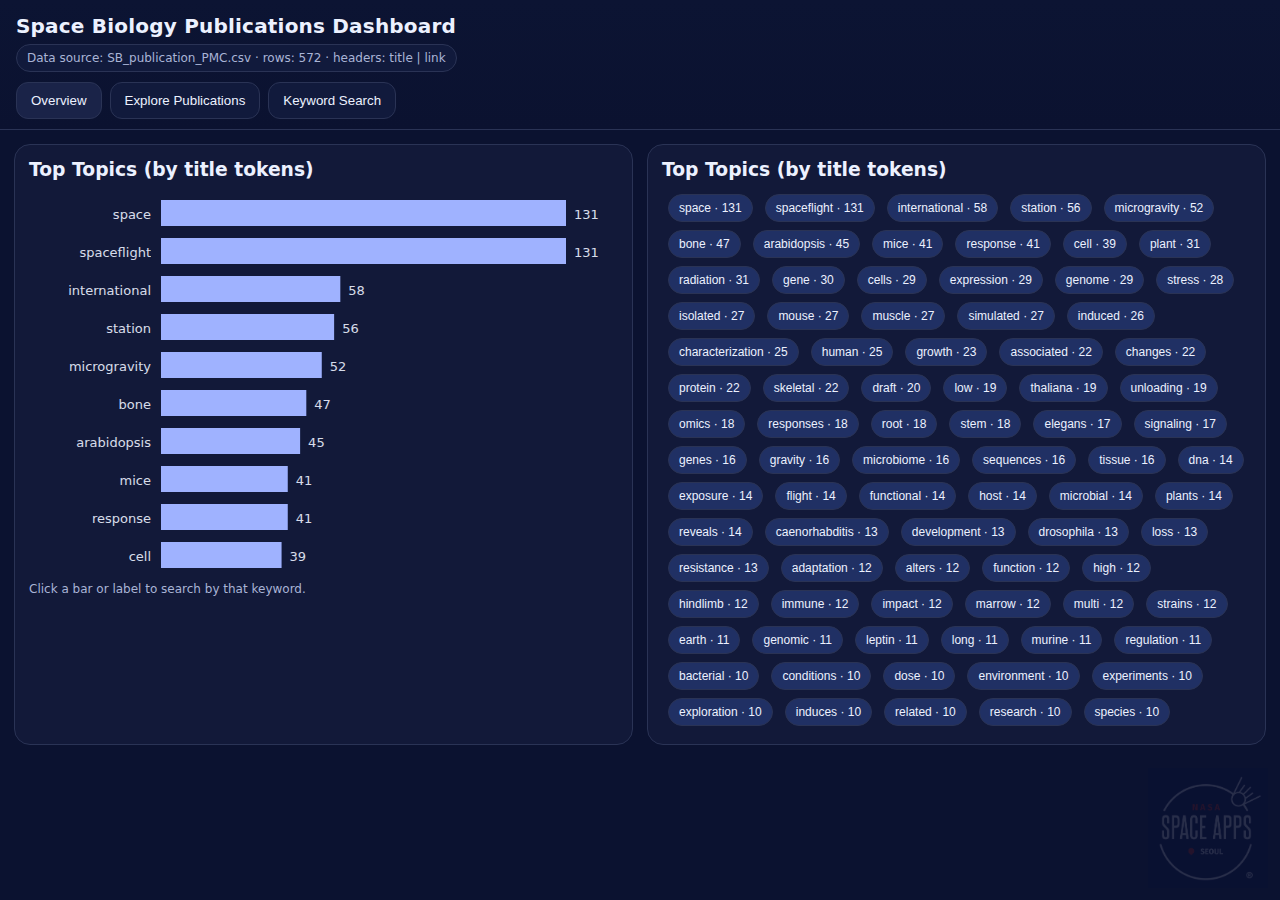
<file: spacebio_mobile_singlefile_v3.html>
<!DOCTYPE html>
<html lang="en">
<head>
<meta charset="utf-8"/>
<meta name="viewport" content="width=device-width,initial-scale=1,maximum-scale=1"/>
<title>Space Biology Publications (Mobile Single-file)</title>
<style>
:root{
  --bg:#0b1230; --panel:#121939; --ink:#ecf1ff; --muted:#a9b4d6; --accent:#a9b9ff;
  --pill:#203064; --stroke:#2a3355; --bar:#9fb2ff; --bar2:#c0c9ff;
}
*{box-sizing:border-box}
body{margin:0;background:var(--bg);color:var(--ink);font-family:ui-sans-serif,system-ui,-apple-system,Segoe UI,Roboto,Ubuntu,'Noto Sans',sans-serif}
header{position:sticky;top:0;z-index:5;background:linear-gradient(180deg,#0c1433 0%,#0b1230 100%);padding:14px 16px 10px;border-bottom:1px solid var(--stroke)}
h1{margin:0 0 6px;font-size:20px;letter-spacing:.2px}
.badge{display:inline-block;margin-right:8px;background:#111a3c;border:1px solid var(--stroke);padding:6px 10px;border-radius:999px;color:var(--muted);font-size:12px}
nav{display:flex;gap:8px;margin-top:10px}
nav button{background:#111a3c;border:1px solid var(--stroke);color:var(--ink);padding:10px 14px;border-radius:12px;cursor:pointer}
nav button.active{background:#1a2348}

.container{padding:14px}
.grid{display:grid;grid-template-columns:1fr;gap:14px}
.card{background:var(--panel);border:1px solid var(--stroke);border-radius:16px;padding:14px}
.card h3{margin:0 0 10px}

@media(min-width:920px){
  .grid.cols-2{grid-template-columns:1fr 1fr}
}

.pill{background:var(--pill);border:1px solid var(--stroke);color:var(--ink);border-radius:999px;padding:6px 10px;display:inline-flex;gap:8px;align-items:center;margin:4px 6px;font-size:12px}
.input{width:100%;background:#0f1635;border:1px solid var(--stroke);border-radius:10px;color:var(--ink);padding:10px 12px}

.list{max-height:58vh;overflow:auto}
.list .row{padding:12px 10px;border:1px solid var(--stroke);border-radius:10px;margin-bottom:8px;background:#0f1637;cursor:pointer}

.flex{display:flex;gap:14px;flex-wrap:wrap}
.left{flex:1 1 44%} .right{flex:1 1 56%}

svg .axis-tick{fill:var(--ink);opacity:.9;font-size:13px}
svg .bar{fill:var(--bar)}
.small{color:var(--muted);font-size:12px}

#wmTR{position:fixed;top:10px;right:12px;width:84px;height:84px;opacity:.28;pointer-events:none;z-index:1}
#wmBR{position:fixed;bottom:12px;right:12px;width:120px;height:120px;opacity:.12;pointer-events:none;z-index:1}

/* Modal */
.modal{position:fixed;inset:0;display:none;align-items:center;justify-content:center;
  background:rgba(8,12,30,.6);z-index:99;padding:16px}
.modal.show{display:flex}
.modal .box{width:100%;max-width:720px;max-height:80vh;overflow:auto;
  background:var(--panel);border:1px solid var(--stroke);border-radius:16px;padding:16px;
  box-shadow:0 10px 30px rgba(0,0,0,.45)}
.modal .title{margin:0 0 10px;font-size:20px;line-height:1.3}
.modal .toolbar{display:flex;gap:10px;align-items:center;margin-bottom:6px}
.modal .close{margin-left:auto;background:#24305d;color:var(--ink);border:1px solid var(--stroke);border-radius:10px;padding:6px 10px;cursor:pointer}
.modal a.btn{background:#24305d;color:var(--ink);border:1px solid var(--stroke);border-radius:10px;padding:6px 10px;text-decoration:none}
</style>
</head>
<body>
<header>
  <h1>Space Biology Publications Dashboard</h1>
  <span class="badge">Data source: SB_publication_PMC.csv · rows: 572 · headers: title | link</span>
  <nav>
    <button id="tabBtnOverview" class="active">Overview</button>
    <button id="tabBtnExplore">Explore Publications</button>
    <button id="tabBtnKey">Keyword Search</button>
  </nav>
</header>

<div class="container">
  <section id="tabOverview" class="tab active">
    <div class="grid cols-2">
      <div class="card">
        <h3>Top Topics (by title tokens)</h3>
        <svg id="svgOverview" width="100%"></svg>
        <div class="small">Click a bar or label to search by that keyword.</div>
      </div>
      <div class="card">
        <h3>Top Topics (by title tokens)</h3>
        <div id="topicButtons" style="max-height:60vh;overflow:auto"></div>
      </div>
    </div>
  </section>

  <section id="tabExplore" class="tab" style="display:none">
    <div class="card">
      <div class="flex">
        <div class="left">
          <input class="input" id="qExplore" placeholder="Search title…"/>
          <div id="listExplore" class="list"></div>
        </div>
        <div class="right" id="panelExplore">
          <div class="small">Select a title from the left. If online summary fails, a local title-based fallback is shown.</div>
          <h3 id="expTitle"></h3>
          <p id="expDesc" class="small"></p>
          <p><a id="openLink" href="#" target="_blank" rel="noopener" class="pill">Open Original</a></p>
        </div>
      </div>
    </div>
  </section>

  <section id="tabKey" class="tab" style="display:none">
    <div class="card">
      <div class="flex" style="align-items:center">
        <input id="qKey" class="input" placeholder="Enter keywords… (comma separated)"/>
        <button class="pill" id="btnAny">ANY</button>
        <button class="pill" id="btnAll">ALL</button>
        <button class="pill" id="btnClear">Clear</button>
      </div>
      <div style="margin-top:12px">
        <svg id="svgKeyMini" width="100%" height="160"></svg>
      </div>
      <div id="keyList" class="list" style="margin-top:10px"></div>
    </div>
  </section>
</div>

<!-- Modal -->
<div id="modal" class="modal" role="dialog" aria-modal="true">
  <div class="box" id="modalBox">
    <div class="toolbar">
      <a id="mLink" href="#" target="_blank" rel="noopener" class="btn">Open Original</a>
      <button id="mClose" class="close">Close</button>
    </div>
    <h3 id="mTitle" class="title"></h3>
    <p id="mDesc" class="small"></p>
  </div>
</div>

<!-- Watermarks -->
<img id="wmTR" src="[data-uri]" alt="NASA Space Apps"/>
<img id="wmBR" src="[data-uri]" alt="NASA Space Apps"/>

<script>
window.PUBLICATIONS = [{"Title": "Mice in Bion M 1 space mission: training and selection", "Link": "https://www.ncbi.nlm.nih.gov/pmc/articles/PMC4136787/", "year": "Unknown"}, {"Title": "Microgravity induces pelvic bone loss through osteoclastic activity, osteocytic osteolysis, and osteoblastic cell cycle inhibition by CDKN1a p21", "Link": "https://www.ncbi.nlm.nih.gov/pmc/articles/PMC3630201/", "year": "Unknown"}, {"Title": "Stem Cell Health and Tissue Regeneration in Microgravity", "Link": "https://www.ncbi.nlm.nih.gov/pmc/articles/PMC11988870/", "year": "Unknown"}, {"Title": "Microgravity Reduces the Differentiation and Regenerative Potential of Embryonic Stem Cells", "Link": "https://www.ncbi.nlm.nih.gov/pmc/articles/PMC7998608/", "year": "Unknown"}, {"Title": "Microgravity validation of a novel system for RNA isolation and multiplex quantitative real time PCR analysis of gene expression on the International Space Station", "Link": "https://www.ncbi.nlm.nih.gov/pmc/articles/PMC5587110/", "year": "Unknown"}, {"Title": "Spaceflight Modulates the Expression of Key Oxidative Stress and Cell Cycle Related Genes in Heart", "Link": "https://www.ncbi.nlm.nih.gov/pmc/articles/PMC8396460/", "year": "Unknown"}, {"Title": "Dose and Ion Dependent Effects in the Oxidative Stress Response to Space Like Radiation Exposure in the Skeletal System", "Link": "https://www.ncbi.nlm.nih.gov/pmc/articles/PMC5666799/", "year": "Unknown"}, {"Title": "From the bench to exploration medicine: NASA life sciences translational research for human exploration and habitation missions.", "Link": "https://www.ncbi.nlm.nih.gov/pmc/articles/PMC5460236/", "year": "Unknown"}, {"Title": "High precision method for cyclic loading of small animal vertebrae to assess bone quality.", "Link": "https://www.ncbi.nlm.nih.gov/pmc/articles/PMC6222041/", "year": "Unknown"}, {"Title": "Effects of ex vivo ionizing radiation on collagen structure and whole bone mechanical properties of mouse vertebrae.", "Link": "https://www.ncbi.nlm.nih.gov/pmc/articles/PMC6813909/", "year": "Unknown"}, {"Title": "Absence of gamma sarcoglycan alters the response of p70S6 kinase to mechanical perturbation in murine skeletal muscle", "Link": "https://www.ncbi.nlm.nih.gov/pmc/articles/PMC4095884/", "year": "Unknown"}, {"Title": "AtRabD2b and AtRabD2c have overlapping functions in pollen development and pollen tube growth.", "Link": "https://www.ncbi.nlm.nih.gov/pmc/articles/PMC3040128/", "year": "Unknown"}, {"Title": "TNO1 is involved in salt tolerance and vacuolar trafficking in Arabidopsis.", "Link": "https://www.ncbi.nlm.nih.gov/pmc/articles/PMC3177255/", "year": "Unknown"}, {"Title": "Functional redundancy between trans Golgi network SNARE family members in Arabidopsis thaliana.", "Link": "https://www.ncbi.nlm.nih.gov/pmc/articles/PMC11500582/", "year": "Unknown"}, {"Title": "TNO1, a TGN localized SNARE interacting protein, modulates root skewing in Arabidopsis thaliana.", "Link": "https://www.ncbi.nlm.nih.gov/pmc/articles/PMC5387210/", "year": "Unknown"}, {"Title": "Gravitropism and lateral root emergence are dependent on the trans Golgi network protein TNO1", "Link": "https://www.ncbi.nlm.nih.gov/pmc/articles/PMC4642138/", "year": "Unknown"}, {"Title": "The Drosophila SUN protein Spag4 cooperates with the coiled coil protein Yuri Gagarin to maintain association of the basal body and spermatid nucleus.", "Link": "https://www.ncbi.nlm.nih.gov/pmc/articles/PMC2915878/", "year": "Unknown"}, {"Title": "Toll mediated infection response is altered by gravity and spaceflight in Drosophila", "Link": "https://www.ncbi.nlm.nih.gov/pmc/articles/PMC3901686/", "year": "Unknown"}, {"Title": "Multi omics analysis of multiple missions to space reveal a theme of lipid dysregulation in mouse liver", "Link": "https://www.ncbi.nlm.nih.gov/pmc/articles/PMC6985101/", "year": "Unknown"}, {"Title": "GeneLab database analyses suggest long term impact of space radiation on the cardiovascular system by the activation of FYN through reactive oxygen species.", "Link": "https://www.ncbi.nlm.nih.gov/pmc/articles/PMC6387434/", "year": "Unknown"}, {"Title": "FAIRness and usability for open access omics data systems.", "Link": "https://www.ncbi.nlm.nih.gov/pmc/articles/PMC6371294/", "year": "Unknown"}, {"Title": "NASA GeneLab platform utilized for biological response to space radiation in animal models", "Link": "https://www.ncbi.nlm.nih.gov/pmc/articles/PMC7072278/", "year": "Unknown"}, {"Title": "Circulating miRNA spaceflight signature reveals targets for countermeasure development", "Link": "https://www.ncbi.nlm.nih.gov/pmc/articles/PMC8441986/", "year": "Unknown"}, {"Title": "Machine learning algorithm to characterize antimicrobial resistance associated with the International Space Station surface microbiome", "Link": "https://www.ncbi.nlm.nih.gov/pmc/articles/PMC9400218/", "year": "Unknown"}, {"Title": "Extraterrestrial Gynecology: Could Spaceflight Increase the Risk of Developing Cancer in Female Astronauts? An Updated Review", "Link": "https://www.ncbi.nlm.nih.gov/pmc/articles/PMC9267413/", "year": "Unknown"}, {"Title": "Muscle atrophy phenotype gene expression during spaceflight is linked to a metabolic crosstalk in both the liver and the muscle in mice.", "Link": "https://www.ncbi.nlm.nih.gov/pmc/articles/PMC9576569/", "year": "Unknown"}, {"Title": "Chromosomal positioning and epigenetic architecture influence DNA methylation patterns triggered by galactic cosmic radiation", "Link": "https://www.ncbi.nlm.nih.gov/pmc/articles/PMC10789781/", "year": "Unknown"}, {"Title": "A comprehensive SARS CoV 2 and COVID 19 review, Part 2: Host extracellular to systemic effects of SARS CoV 2 infection", "Link": "https://www.ncbi.nlm.nih.gov/pmc/articles/PMC10772081/", "year": "Unknown"}, {"Title": "Aging and putative frailty biomarkers are altered by spaceflight", "Link": "https://www.ncbi.nlm.nih.gov/pmc/articles/PMC11166946/", "year": "Unknown"}, {"Title": "Space radiation damage rescued by inhibition of key spaceflight associated miRNAs", "Link": "https://www.ncbi.nlm.nih.gov/pmc/articles/PMC11166944/", "year": "Unknown"}, {"Title": "Ethical considerations for the age of non governmental space exploration", "Link": "https://www.ncbi.nlm.nih.gov/pmc/articles/PMC11166968/", "year": "Unknown"}, {"Title": "Spaceflight and simulated microgravity conditions increase virulence of Serratia marcescens in the Drosophila melanogaster infection model.", "Link": "https://www.ncbi.nlm.nih.gov/pmc/articles/PMC7000411/", "year": "Unknown"}, {"Title": "Prolonged Exposure to Microgravity Reduces Cardiac Contractility and Initiates Remodeling in Drosophila", "Link": "https://www.ncbi.nlm.nih.gov/pmc/articles/PMC7787258/", "year": "Unknown"}, {"Title": "Regulation of plant gravity sensing and signaling by the actin cytoskeleton.", "Link": "https://www.ncbi.nlm.nih.gov/pmc/articles/PMC8716943/", "year": "Unknown"}, {"Title": "HLB1 Is a Tetratricopeptide Repeat Domain Containing Protein That Operates at the Intersection of the Exocytic and Endocytic Pathways at the TGN EE in Arabidopsis", "Link": "https://www.ncbi.nlm.nih.gov/pmc/articles/PMC4826010/", "year": "Unknown"}, {"Title": "ERULUS is a plasma membrane localized receptor like kinase that specifies root hair growth by maintaining tip focused cytoplasmic calcium oscillations.", "Link": "https://www.ncbi.nlm.nih.gov/pmc/articles/PMC6048781/", "year": "Unknown"}, {"Title": "Brassinosteroids inhibit autotropic root straightening by modifying filamentous actin organization and dynamics.", "Link": "https://www.ncbi.nlm.nih.gov/pmc/articles/PMC7010715/", "year": "Unknown"}, {"Title": "Cell type specific imaging of calcium signaling in Arabidopsis thaliana seedling roots using GCaMP3.", "Link": "https://www.ncbi.nlm.nih.gov/pmc/articles/PMC7503278/", "year": "Unknown"}, {"Title": "Spatial and temporal localization of SPIRRIG and WAVE SCAR reveal roles for these proteins in actin mediated root hair development.", "Link": "https://www.ncbi.nlm.nih.gov/pmc/articles/PMC8364238/", "year": "Unknown"}, {"Title": "Microgravity Stress: Bone and Connective Tissue", "Link": "https://www.ncbi.nlm.nih.gov/pmc/articles/PMC11579474/", "year": "Unknown"}, {"Title": "S. aureus MscL is a pentamer in vivo but of variable stoichiometries in vitro: implications for detergent solubilized membrane proteins", "Link": "https://www.ncbi.nlm.nih.gov/pmc/articles/PMC2998437/", "year": "Unknown"}, {"Title": "Manipulating the permeation of charged compounds through the MscL nanovalve.", "Link": "https://www.ncbi.nlm.nih.gov/pmc/articles/PMC3005423/", "year": "Unknown"}, {"Title": "The oligomeric state of the truncated mechanosensitive channel of large conductance shows no variance in vivo.", "Link": "https://www.ncbi.nlm.nih.gov/pmc/articles/PMC3190158/", "year": "Unknown"}, {"Title": "Three routes to modulate the pore size of the MscL channel nanovalve", "Link": "https://www.ncbi.nlm.nih.gov/pmc/articles/PMC3289768/", "year": "Unknown"}, {"Title": "The dynamics of protein protein interactions between domains of MscL at the cytoplasmic lipid interface", "Link": "https://www.ncbi.nlm.nih.gov/pmc/articles/PMC3508904/", "year": "Unknown"}, {"Title": "The MscS and MscL families of mechanosensitive channels act as microbial emergency release valves", "Link": "https://www.ncbi.nlm.nih.gov/pmc/articles/PMC3430326/", "year": "Unknown"}, {"Title": "Chimeras reveal a single lipid interface residue that controls MscL channel kinetics as well as mechanosensitivity", "Link": "https://www.ncbi.nlm.nih.gov/pmc/articles/PMC3593973/", "year": "Unknown"}, {"Title": "Evidence for extensive horizontal gene transfer from the draft genome of a tardigrade", "Link": "https://www.ncbi.nlm.nih.gov/pmc/articles/PMC5018776/", "year": "Unknown"}, {"Title": "Reply to Bemm et al. and Arakawa: Identifying foreign genes in independent Hypsibius dujardini genome assemblies", "Link": "https://www.ncbi.nlm.nih.gov/pmc/articles/PMC4896697/", "year": "Unknown"}, {"Title": "Tardigrades Use Intrinsically Disordered Proteins to Survive Desiccation.", "Link": "https://www.ncbi.nlm.nih.gov/pmc/articles/PMC11127935/", "year": "Unknown"}, {"Title": "Desiccation of Hypsibius exemplaris", "Link": "https://www.ncbi.nlm.nih.gov/pmc/articles/PMC11831363/", "year": "Unknown"}, {"Title": "The biology of tardigrade disordered proteins in extreme stress tolerance.", "Link": "https://www.ncbi.nlm.nih.gov/pmc/articles/PMC11930778/", "year": "Unknown"}, {"Title": "Production of reactive oxygen species and involvement of bioprotectants during anhydrobiosis in the tardigrade Paramacrobiotus spatialis", "Link": "https://www.ncbi.nlm.nih.gov/pmc/articles/PMC8816950/", "year": "Unknown"}, {"Title": "Partial weight suspension: A novel murine model for investigating adaptation to reduced musculoskeletal loading.", "Link": "https://www.ncbi.nlm.nih.gov/pmc/articles/PMC3774184/", "year": "Unknown"}, {"Title": "Partial reductions in mechanical loading yield proportional changes in bone density, bone architecture, and muscle mass", "Link": "https://www.ncbi.nlm.nih.gov/pmc/articles/PMC4118556/", "year": "Unknown"}, {"Title": "Spaceflight and hind limb unloading induce similar changes in electrical impedance characteristics of mouse gastrocnemius muscle", "Link": "https://www.ncbi.nlm.nih.gov/pmc/articles/PMC4653813/", "year": "Unknown"}, {"Title": "Spaceflight Activates Lipotoxic Pathways in Mouse Liver", "Link": "https://www.ncbi.nlm.nih.gov/pmc/articles/PMC6915713/", "year": "Unknown"}, {"Title": "Treatment with a soluble bone morphogenetic protein type 1A receptor (BMPR1A) fusion protein increases bone mass and bone formation in mice subjected to hindlimb unloading.", "Link": "https://www.ncbi.nlm.nih.gov/pmc/articles/PMC6124165/", "year": "Unknown"}, {"Title": "RNAseq and RNA molecular barcoding reveal differential gene expression in cortical bone following hindlimb unloading in female mice", "Link": "https://www.ncbi.nlm.nih.gov/pmc/articles/PMC8509868/", "year": "Unknown"}, {"Title": "Proteomic and phosphoproteomic characterization of cardiovascular tissues after long term exposure to simulated space radiation", "Link": "https://www.ncbi.nlm.nih.gov/pmc/articles/PMC11063234/", "year": "Unknown"}, {"Title": "Adaptive Changes in the Vestibular System of Land Snail to a 30 Day Spaceflight and Readaptation on Return to Earth", "Link": "https://www.ncbi.nlm.nih.gov/pmc/articles/PMC5672023/", "year": "Unknown"}, {"Title": "Morphology of the Utricular Otolith Organ in the Toadfish, Opsanus tau", "Link": "https://www.ncbi.nlm.nih.gov/pmc/articles/PMC5899691/", "year": "Unknown"}, {"Title": "Influence of Magnitude and Duration of Altered Gravity and Readaptation to 1g on the Structure and Function of the Utricle in Toadfish, Opsanus tau.", "Link": "https://www.ncbi.nlm.nih.gov/pmc/articles/PMC6204554/", "year": "Unknown"}, {"Title": "Organization of the ER Golgi interface for membrane traffic control.", "Link": "https://www.ncbi.nlm.nih.gov/pmc/articles/PMC4064004/", "year": "Unknown"}, {"Title": "IRE1: ER stress sensor and cell fate executor.", "Link": "https://www.ncbi.nlm.nih.gov/pmc/articles/PMC3818365/", "year": "Unknown"}, {"Title": "Inter regulation of the unfolded protein response and auxin signaling.", "Link": "https://www.ncbi.nlm.nih.gov/pmc/articles/PMC3981873/", "year": "Unknown"}, {"Title": "Endoplasmic reticulum shape and function in stress translation", "Link": "https://www.ncbi.nlm.nih.gov/pmc/articles/PMC4150462/", "year": "Unknown"}, {"Title": "Galactose depleted xycoglucan is dysfunctional and leads to dwarfism in Arabidopsis", "Link": "https://www.ncbi.nlm.nih.gov/pmc/articles/PMC4378170/", "year": "Unknown"}, {"Title": "Unfolded protein response in plants: one master, many questions.", "Link": "https://www.ncbi.nlm.nih.gov/pmc/articles/PMC4618186/", "year": "Unknown"}, {"Title": "Vesicles versus Tubes: Is Endoplasmic Reticulum Golgi Transport in Plants Fundamentally Different from Other Eukaryotes?", "Link": "https://www.ncbi.nlm.nih.gov/pmc/articles/PMC4453782/", "year": "Unknown"}, {"Title": "Pectin methylesterification impacts the relationship between photosynthesis and plant growth.", "Link": "https://www.ncbi.nlm.nih.gov/pmc/articles/PMC4902601/", "year": "Unknown"}, {"Title": "Reduced Chloroplast Coverage genes from Arabidopsis thaliana help to establish the size of the chloroplast compartment", "Link": "https://www.ncbi.nlm.nih.gov/pmc/articles/PMC4776492/", "year": "Unknown"}, {"Title": "Maintaining the factory: The roles of the unfolded protein response in cellular homeostasis in plants.", "Link": "https://www.ncbi.nlm.nih.gov/pmc/articles/PMC5415411/", "year": "Unknown"}, {"Title": "NADPH oxidase activity is required for ER stress survival in plants.", "Link": "https://www.ncbi.nlm.nih.gov/pmc/articles/PMC6289879/", "year": "Unknown"}, {"Title": "Relevance of the Unfolded Protein Response to Spaceflight Induced Transcriptional Reprogramming in Arabidopsis", "Link": "https://www.ncbi.nlm.nih.gov/pmc/articles/PMC7987364/", "year": "Unknown"}, {"Title": "Reanalysis of the Mars500 experiment reveals common gut microbiome alterations in astronauts induced by long duration confinement", "Link": "https://www.ncbi.nlm.nih.gov/pmc/articles/PMC8099722/", "year": "Unknown"}, {"Title": "High atomic weight, high energy radiation (HZE) induces transcriptional responses shared with conventional stresses in addition to a core \"DSB\" response specific to clastogenic treatments", "Link": "https://www.ncbi.nlm.nih.gov/pmc/articles/PMC5116466/", "year": "Unknown"}, {"Title": "Genomic stability in response to high versus low linear energy transfer radiation in Arabidopsis thaliana", "Link": "https://www.ncbi.nlm.nih.gov/pmc/articles/PMC4033213/", "year": "Unknown"}, {"Title": "Acceleration profiles and processing methods for parabolic flight.", "Link": "https://www.ncbi.nlm.nih.gov/pmc/articles/PMC6081456/", "year": "Unknown"}, {"Title": "Cytoskeleton structure and total methylation of mouse cardiac and lung tissue during space flight.", "Link": "https://www.ncbi.nlm.nih.gov/pmc/articles/PMC5955502/", "year": "Unknown"}, {"Title": "Toward countering muscle and bone loss with spaceflight: GSK3 as a potential target", "Link": "https://www.ncbi.nlm.nih.gov/pmc/articles/PMC10285634/", "year": "Unknown"}, {"Title": "Spaceflight increases sarcoplasmic reticulum Ca2+ leak and this cannot be counteracted with BuOE treatment", "Link": "https://www.ncbi.nlm.nih.gov/pmc/articles/PMC11271499/", "year": "Unknown"}, {"Title": "Cardiovascular progenitor cells cultured aboard the International Space Station exhibit altered developmental and functional properties", "Link": "https://www.ncbi.nlm.nih.gov/pmc/articles/PMC6062551/", "year": "Unknown"}, {"Title": "Inter agency perspective: Translating advances in biomarker discovery and medical countermeasures development between terrestrial and space radiation environments", "Link": "https://www.ncbi.nlm.nih.gov/pmc/articles/PMC9832585/", "year": "Unknown"}, {"Title": "Genomic and functional characterization of Enterococcus faecalis isolates recovered from the International Space Station and their potential for pathogenicity", "Link": "https://www.ncbi.nlm.nih.gov/pmc/articles/PMC7829349/", "year": "Unknown"}, {"Title": "Evaluation of in vitro macrophage differentiation during space flight.", "Link": "https://www.ncbi.nlm.nih.gov/pmc/articles/PMC3570223/", "year": "Unknown"}, {"Title": "Identification of critical host mitochondrion associated genes during Ehrlichia chaffeensis infections", "Link": "https://www.ncbi.nlm.nih.gov/pmc/articles/PMC3457586/", "year": "Unknown"}, {"Title": "Ehrlichia chaffeensis replication sites in adult Drosophila melanogaster.", "Link": "https://www.ncbi.nlm.nih.gov/pmc/articles/PMC3558598/", "year": "Unknown"}, {"Title": "Development and characterization of two porcine monocyte derived macrophage cell lines.", "Link": "https://www.ncbi.nlm.nih.gov/pmc/articles/PMC11046949/", "year": "Unknown"}, {"Title": "Understanding macrophage differentiation during space flight: The importance of ground based experiments before space flight", "Link": "https://www.ncbi.nlm.nih.gov/pmc/articles/PMC3890248/", "year": "Unknown"}, {"Title": "Bone marrow leptin signaling mediates obesity associated adipose tissue inflammation in male mice.", "Link": "https://www.ncbi.nlm.nih.gov/pmc/articles/PMC3868799/", "year": "Unknown"}, {"Title": "Establishment and characterization of DB 1: a leptin receptor deficient murine macrophage cell line", "Link": "https://www.ncbi.nlm.nih.gov/pmc/articles/PMC4960141/", "year": "Unknown"}, {"Title": "Validation of methods to assess the immunoglobulin gene repertoire in tissues obtained from mice on the International Space Station.", "Link": "https://www.ncbi.nlm.nih.gov/pmc/articles/PMC5736159/", "year": "Unknown"}, {"Title": "Characterization of the naive murine antibody repertoire using unamplified high throughput sequencing", "Link": "https://www.ncbi.nlm.nih.gov/pmc/articles/PMC5761896/", "year": "Unknown"}, {"Title": "Effects of spaceflight on the immunoglobulin repertoire of unimmunized C57BL 6 mice", "Link": "https://www.ncbi.nlm.nih.gov/pmc/articles/PMC5826609/", "year": "Unknown"}, {"Title": "A comparison of unamplified and massively multiplexed PCR amplification for murine antibody repertoire sequencing.", "Link": "https://www.ncbi.nlm.nih.gov/pmc/articles/PMC6366624/", "year": "Unknown"}, {"Title": "Effects of skeletal unloading on the bone marrow antibody repertoire of tetanus toxoid and or CpG treated C57BL 6J mice.", "Link": "https://www.ncbi.nlm.nih.gov/pmc/articles/PMC11929063/", "year": "Unknown"}, {"Title": "An Analysis of the Effects of Spaceflight and Vaccination on Antibody Repertoire Diversity", "Link": "https://www.ncbi.nlm.nih.gov/pmc/articles/PMC10996920/", "year": "Unknown"}, {"Title": "Effects of spaceflight aboard the International Space Station on mouse estrous cycle and ovarian gene expression", "Link": "https://www.ncbi.nlm.nih.gov/pmc/articles/PMC7954810/", "year": "Unknown"}, {"Title": "Effect of spaceflight on Pseudomonas aeruginosa final cell density is modulated by nutrient and oxygen availability.", "Link": "https://www.ncbi.nlm.nih.gov/pmc/articles/PMC4228280/", "year": "Unknown"}, {"Title": "Spaceflight promotes biofilm formation by Pseudomonas aeruginosa.", "Link": "https://www.ncbi.nlm.nih.gov/pmc/articles/PMC3639165/", "year": "Unknown"}, {"Title": "NASA GeneLab RNA Seq Consensus Pipeline: Standardized Processing of Short Read RNA Seq Data", "Link": "https://www.ncbi.nlm.nih.gov/pmc/articles/PMC8044432/", "year": "Unknown"}, {"Title": "NASA GeneLab: Interfaces for the exploration of space omics data", "Link": "https://www.ncbi.nlm.nih.gov/pmc/articles/PMC7778922/", "year": "Unknown"}, {"Title": "Comprehensive multi omics analysis reveals mitochondrial stress as a central biological hub for spaceflight impact", "Link": "https://www.ncbi.nlm.nih.gov/pmc/articles/PMC7870178/", "year": "Unknown"}, {"Title": "A New Era for Space Life Science: International Standards for Space Omics Processing", "Link": "https://www.ncbi.nlm.nih.gov/pmc/articles/PMC7733874/", "year": "Unknown"}, {"Title": "Knowledge Network Embedding of Transcriptomic Data from Spaceflown Mice Uncovers Signs and Symptoms Associated with Terrestrial Diseases", "Link": "https://www.ncbi.nlm.nih.gov/pmc/articles/PMC7828077/", "year": "Unknown"}, {"Title": "Spatially resolved multiomics on the neuronal effects induced by spaceflight in mice", "Link": "https://www.ncbi.nlm.nih.gov/pmc/articles/PMC11166911/", "year": "Unknown"}, {"Title": "Biological horizons: pioneering open science in the cosmos", "Link": "https://www.ncbi.nlm.nih.gov/pmc/articles/PMC11167097/", "year": "Unknown"}, {"Title": "Inspiration4 data access through the NASA Open Science Data Repository", "Link": "https://www.ncbi.nlm.nih.gov/pmc/articles/PMC11094041/", "year": "Unknown"}, {"Title": "NASA GeneLab derived microarray studies of Mus musculus and Homo sapiens organisms in altered gravitational conditions.", "Link": "https://www.ncbi.nlm.nih.gov/pmc/articles/PMC11053165/", "year": "Unknown"}, {"Title": "Celebrating 30 years of access to NASA space life sciences data.", "Link": "https://www.ncbi.nlm.nih.gov/pmc/articles/PMC11403809/", "year": "Unknown"}, {"Title": "Dichotomous effects on lymphatic transport with loss of caveolae in mice.", "Link": "https://www.ncbi.nlm.nih.gov/pmc/articles/PMC8513672/", "year": "Unknown"}, {"Title": "Fungal diversity differences in the indoor dust microbiome from built environments on Earth and in space.", "Link": "https://www.ncbi.nlm.nih.gov/pmc/articles/PMC11126634/", "year": "Unknown"}, {"Title": "Predicting how varying moisture conditions impact the microbiome of dust collected from the International Space Station.", "Link": "https://www.ncbi.nlm.nih.gov/pmc/articles/PMC11386075/", "year": "Unknown"}, {"Title": "Aging and estrogen status: A possible endothelium dependent vascular coupling mechanism in bone remodeling.", "Link": "https://www.ncbi.nlm.nih.gov/pmc/articles/PMC3502426/", "year": "Unknown"}, {"Title": "Chronic skeletal unloading of the rat femur: mechanisms and functional consequences of vascular remodeling.", "Link": "https://www.ncbi.nlm.nih.gov/pmc/articles/PMC3856860/", "year": "Unknown"}, {"Title": "Differential effects of aging and exercise on intra abdominal adipose arteriolar function and blood flow regulation.", "Link": "https://www.ncbi.nlm.nih.gov/pmc/articles/PMC3615599/", "year": "Unknown"}, {"Title": "Effects of spaceflight and ground recovery on mesenteric artery and vein constrictor properties in mice.", "Link": "https://www.ncbi.nlm.nih.gov/pmc/articles/PMC4050424/", "year": "Unknown"}, {"Title": "Spaceflight induced alterations in cerebral artery vasoconstrictor, mechanical, and structural properties: Implications for elevated cerebral perfusion and intracranial pressure", "Link": "https://www.ncbi.nlm.nih.gov/pmc/articles/PMC3659353/", "year": "Unknown"}, {"Title": "Exercise training augments regional bone and marrow blood flow during exercise.", "Link": "https://www.ncbi.nlm.nih.gov/pmc/articles/PMC4169763/", "year": "Unknown"}, {"Title": "Effects of Skeletal Unloading on the Vasomotor Properties of the Rat Femur Principal Nutrient Artery", "Link": "https://www.ncbi.nlm.nih.gov/pmc/articles/PMC4398884/", "year": "Unknown"}, {"Title": "Type 2 diabetes alters bone and marrow blood flow and vascular control mechanisms in the ZDF rat.", "Link": "https://www.ncbi.nlm.nih.gov/pmc/articles/PMC4379453/", "year": "Unknown"}, {"Title": "Spaceflight on the Bion M1 biosatellite alters cerebral artery vasomotor and mechanical properties in mice", "Link": "https://www.ncbi.nlm.nih.gov/pmc/articles/PMC4385880/", "year": "Unknown"}, {"Title": "Apollo Lunar Astronauts Show Higher Cardiovascular Disease Mortality: Possible Deep Space Radiation Effects on the Vascular Endothelium", "Link": "https://www.ncbi.nlm.nih.gov/pmc/articles/PMC4964660/", "year": "Unknown"}, {"Title": "Effects of age and exercise training on coronary microvascular smooth muscle phenotype and function", "Link": "https://www.ncbi.nlm.nih.gov/pmc/articles/PMC5866446/", "year": "Unknown"}, {"Title": "Impact of Spaceflight and Artificial Gravity on the Mouse Retina: Biochemical and Proteomic Analysis.", "Link": "https://www.ncbi.nlm.nih.gov/pmc/articles/PMC6165321/", "year": "Unknown"}, {"Title": "Simulated microgravity induces regionally distinct neurovascular and structural remodeling of skeletal muscle and cutaneous arteries in the rat", "Link": "https://www.ncbi.nlm.nih.gov/pmc/articles/PMC7339929/", "year": "Unknown"}, {"Title": "Spaceflight decelerates the epigenetic clock orchestrated with a global alteration in DNA methylome and transcriptome in the mouse retina", "Link": "https://www.ncbi.nlm.nih.gov/pmc/articles/PMC8220224/", "year": "Unknown"}, {"Title": "Development of otolith receptors in Japanese quail.", "Link": "https://www.ncbi.nlm.nih.gov/pmc/articles/PMC2910419/", "year": "Unknown"}, {"Title": "Spatial and temporal characteristics of vestibular convergence", "Link": "https://www.ncbi.nlm.nih.gov/pmc/articles/PMC3166430/", "year": "Unknown"}, {"Title": "Bone remodeling is regulated by inner ear vestibular signals", "Link": "https://www.ncbi.nlm.nih.gov/pmc/articles/PMC6615562/", "year": "Unknown"}, {"Title": "Simulated Microgravity Enhances Oligodendrocyte Mitochondrial Function and Lipid Metabolism", "Link": "https://www.ncbi.nlm.nih.gov/pmc/articles/PMC7324008/", "year": "Unknown"}, {"Title": "Human Neural Stem Cells Flown into Space Proliferate and Generate Young Neurons", "Link": "https://www.ncbi.nlm.nih.gov/pmc/articles/PMC8412175/", "year": "Unknown"}, {"Title": "Delayed Maturation of Oligodendrocyte Progenitors by Microgravity: Implications for Multiple Sclerosis and Space Flight", "Link": "https://www.ncbi.nlm.nih.gov/pmc/articles/PMC10607959/", "year": "Unknown"}, {"Title": "Space Microgravity Alters Neural Stem Cell Division: Implications for Brain Cancer Research on Earth and in Space", "Link": "https://www.ncbi.nlm.nih.gov/pmc/articles/PMC9699585/", "year": "Unknown"}, {"Title": "Oligodendrocyte Progenitors Display Enhanced Proliferation and Autophagy after Space Flight", "Link": "https://www.ncbi.nlm.nih.gov/pmc/articles/PMC9953055/", "year": "Unknown"}, {"Title": "Metabolomics profile of the secretome of space flown oligodendrocytes.", "Link": "https://www.ncbi.nlm.nih.gov/pmc/articles/PMC10528075/", "year": "Unknown"}, {"Title": "Metabolomic profiling of the secretome from human neural stem cells flown into space.", "Link": "https://www.ncbi.nlm.nih.gov/pmc/articles/PMC10813126/", "year": "Unknown"}, {"Title": "Strategies, research priorities, and challenges for the exploration of space beyond low Earth orbit", "Link": "https://www.ncbi.nlm.nih.gov/pmc/articles/PMC10390562/", "year": "Unknown"}, {"Title": "Spaceflight Induces Specific Alterations in the Proteomes of Arabidopsis", "Link": "https://www.ncbi.nlm.nih.gov/pmc/articles/PMC4290804/", "year": "Unknown"}, {"Title": "The effect of spaceflight on the gravity sensing auxin gradient of roots: GFP reporter gene microscopy on orbit.", "Link": "https://www.ncbi.nlm.nih.gov/pmc/articles/PMC5515520/", "year": "Unknown"}, {"Title": "Skewing in Arabidopsis roots involves disparate environmental signaling pathways.", "Link": "https://www.ncbi.nlm.nih.gov/pmc/articles/PMC5286820/", "year": "Unknown"}, {"Title": "Data for characterization of SALK_084889, a T DNA insertion line of Arabidopsis thaliana", "Link": "https://www.ncbi.nlm.nih.gov/pmc/articles/PMC5470433/", "year": "Unknown"}, {"Title": "Genetic dissection of the Arabidopsis spaceflight transcriptome: Are some responses dispensable for the physiological adaptation of plants to spaceflight?", "Link": "https://www.ncbi.nlm.nih.gov/pmc/articles/PMC5491145/", "year": "Unknown"}, {"Title": "Phenotypic characterization of an Arabidopsis T DNA insertion line SALK_063500", "Link": "https://www.ncbi.nlm.nih.gov/pmc/articles/PMC5996828/", "year": "Unknown"}, {"Title": "Utilization of single‚Äêimage normalized difference vegetation index (SI‚ÄêNDVI) for early plant stress detection", "Link": "https://www.ncbi.nlm.nih.gov/pmc/articles/PMC6201722/", "year": "Unknown"}, {"Title": "Comparing RNA Seq and microarray gene expression data in two zones of the Arabidopsis root apex relevant to spaceflight.", "Link": "https://www.ncbi.nlm.nih.gov/pmc/articles/PMC6240453/", "year": "Unknown"}, {"Title": "Spaceflight induced alternative splicing during seedling development in Arabidopsis thaliana.", "Link": "https://www.ncbi.nlm.nih.gov/pmc/articles/PMC6447593/", "year": "Unknown"}, {"Title": "The Plant Health Monitoring System of the EDEN ISS Space Greenhouse in Antarctica during the 2018 experiment phase", "Link": "https://www.ncbi.nlm.nih.gov/pmc/articles/PMC7264257/", "year": "2018"}, {"Title": "Root skewing associated genes impact the spaceflight response of Arabidopsis thaliana.", "Link": "https://www.ncbi.nlm.nih.gov/pmc/articles/PMC7064724/", "year": "Unknown"}, {"Title": "Articular cartilage and sternal fibrocartilage respond differently to extended microgravity.", "Link": "https://www.ncbi.nlm.nih.gov/pmc/articles/PMC6379395/", "year": "Unknown"}, {"Title": "Host microbe interactions in microgravity: assessment and implications.", "Link": "https://www.ncbi.nlm.nih.gov/pmc/articles/PMC4187166/", "year": "Unknown"}, {"Title": "Environmental cues and symbiont microbe associated molecular patterns function in concert to drive the daily remodelling of the crypt cell brush border of the Euprymna scolopes light organ", "Link": "https://www.ncbi.nlm.nih.gov/pmc/articles/PMC5219934/", "year": "Unknown"}, {"Title": "Symbiotic organs shaped by distinct modes of genome evolution in cephalopods.", "Link": "https://www.ncbi.nlm.nih.gov/pmc/articles/PMC6386654/", "year": "Unknown"}, {"Title": "Modeled microgravity alters lipopolysaccharide and outer membrane vesicle production of the beneficial symbiont Vibrio fischeri", "Link": "https://www.ncbi.nlm.nih.gov/pmc/articles/PMC7940393/", "year": "Unknown"}, {"Title": "Emergence of novel cephalopod gene regulation and expression through large scale genome reorganization", "Link": "https://www.ncbi.nlm.nih.gov/pmc/articles/PMC9023564/", "year": "Unknown"}, {"Title": "Modeled microgravity alters apoptotic gene expression and caspase activity in the squid vibrio symbiosis", "Link": "https://www.ncbi.nlm.nih.gov/pmc/articles/PMC9389742/", "year": "Unknown"}, {"Title": "In vitro generation of mechanically functional cartilage grafts based on adult human stem cells and 3D woven poly(epsilon caprolactone) scaffolds", "Link": "https://www.ncbi.nlm.nih.gov/pmc/articles/PMC2824534/", "year": "Unknown"}, {"Title": "Chondrogenesis and mineralization during in vitro culture of human mesenchymal stem cells on three dimensional woven scaffolds", "Link": "https://www.ncbi.nlm.nih.gov/pmc/articles/PMC2991213/", "year": "Unknown"}, {"Title": "Microbiome metadata standards: Report of the National Microbiome Data Collaborative's workshop and follow on activities.", "Link": "https://www.ncbi.nlm.nih.gov/pmc/articles/PMC8269219/", "year": "Unknown"}, {"Title": "Spaceflight alters host gut microbiota interactions.", "Link": "https://www.ncbi.nlm.nih.gov/pmc/articles/PMC11362537/", "year": "Unknown"}, {"Title": "Asparagine biosynthesis as a mechanism of increased host lethality induced by Serratia marcescens in simulated microgravity environments", "Link": "https://www.ncbi.nlm.nih.gov/pmc/articles/PMC9111996/", "year": "Unknown"}, {"Title": "Comparative genomic analysis of Cohnella hashimotonis sp. nov. isolated from the International Space Station", "Link": "https://www.ncbi.nlm.nih.gov/pmc/articles/PMC10308117/", "year": "Unknown"}, {"Title": "Characterization of metagenome assembled genomes from the International Space Station.", "Link": "https://www.ncbi.nlm.nih.gov/pmc/articles/PMC10233975/", "year": "Unknown"}, {"Title": "Biocontrol in built environments to reduce pathogen exposure and infection risk.", "Link": "https://www.ncbi.nlm.nih.gov/pmc/articles/PMC10848226/", "year": "Unknown"}, {"Title": "Extracellular nucleotides elicit cytosolic free calcium oscillations in Arabidopsis.", "Link": "https://www.ncbi.nlm.nih.gov/pmc/articles/PMC3329368/", "year": "Unknown"}, {"Title": "Gravity signaling in flowering plant roots", "Link": "https://www.ncbi.nlm.nih.gov/pmc/articles/PMC12008199/", "year": "Unknown"}, {"Title": "Salt stress induced Ca2+ waves are associated with rapid, long distance root to shoot signaling in plants.", "Link": "https://www.ncbi.nlm.nih.gov/pmc/articles/PMC4035928/", "year": "Unknown"}, {"Title": "Wortmannin induced vacuole fusion enhances amyloplast dynamics in Arabidopsis zigzag1 hypocotyls.", "Link": "https://www.ncbi.nlm.nih.gov/pmc/articles/PMC5181587/", "year": "Unknown"}, {"Title": "A ROS assisted calcium wave dependent on AtRBOHD and TPC1 propagates the systemic response to salt stress in Arabidopsis roots", "Link": "https://www.ncbi.nlm.nih.gov/pmc/articles/PMC4936552/", "year": "Unknown"}, {"Title": "ROS, calcium and electric signals: Key mediators of rapid systemic signaling in plants", "Link": "https://www.ncbi.nlm.nih.gov/pmc/articles/PMC7610290/", "year": "Unknown"}, {"Title": "Real time In Vivo Recording of Arabidopsis Calcium Signals During Insect Feeding Using a Fluorescent Biosensor", "Link": "https://www.ncbi.nlm.nih.gov/pmc/articles/PMC5614317/", "year": "Unknown"}, {"Title": "Orchestrating rapid long distance signaling in plants with Ca2+ , ROS, and electrical signals", "Link": "https://www.ncbi.nlm.nih.gov/pmc/articles/PMC5677518/", "year": "Unknown"}, {"Title": "Glutamate triggers long distance, calcium based plant defense signaling.", "Link": "https://www.ncbi.nlm.nih.gov/pmc/articles/PMC11850895/", "year": "Unknown"}, {"Title": "Test of Arabidopsis Space Transcriptome: A discovery environment to explore multiple plant biology spaceflight experiments.", "Link": "https://www.ncbi.nlm.nih.gov/pmc/articles/PMC7076552/", "year": "Unknown"}, {"Title": "Tonoplast localized Ca2+ pumps regulate Ca2+ signals during pattern triggered immunity in Arabidopsis thaliana.", "Link": "https://www.ncbi.nlm.nih.gov/pmc/articles/PMC7414185/", "year": "Unknown"}, {"Title": "The fast and the furious: Rapid long range signaling in plants.", "Link": "https://www.ncbi.nlm.nih.gov/pmc/articles/PMC8133610/", "year": "Unknown"}, {"Title": "Rad Bio App: A discovery environment for biologists to explore spaceflight related radiation exposures", "Link": "https://www.ncbi.nlm.nih.gov/pmc/articles/PMC8113475/", "year": "Unknown"}, {"Title": "The vacuolar H+ Ca transporter CAX1 participates in submergence and anoxia stress responses.", "Link": "https://www.ncbi.nlm.nih.gov/pmc/articles/PMC9706465/", "year": "Unknown"}, {"Title": "Meta analysis of the space flight and microgravity response of the Arabidopsis plant transcriptome", "Link": "https://www.ncbi.nlm.nih.gov/pmc/articles/PMC10027818/", "year": "Unknown"}, {"Title": "Low dose, ionizing radiation and age related changes in skeletal microarchitecture", "Link": "https://www.ncbi.nlm.nih.gov/pmc/articles/PMC3337602/", "year": "Unknown"}, {"Title": "Ionizing Radiation Stimulates Expression of Pro Osteoclastogenic Genes in Marrow and Skeletal Tissue", "Link": "https://www.ncbi.nlm.nih.gov/pmc/articles/PMC4490751/", "year": "Unknown"}, {"Title": "Preservation of Multiple Mammalian Tissues to Maximize Science Return from Ground Based and Spaceflight Experiments", "Link": "https://www.ncbi.nlm.nih.gov/pmc/articles/PMC5132293/", "year": "Unknown"}, {"Title": "Hindlimb Unloading: Rodent Analog for Microgravity", "Link": "https://www.ncbi.nlm.nih.gov/pmc/articles/PMC11747068/", "year": "Unknown"}, {"Title": "Redox Signaling and Its Impact on Skeletal and Vascular Responses to Spaceflight", "Link": "https://www.ncbi.nlm.nih.gov/pmc/articles/PMC5666834/", "year": "Unknown"}, {"Title": "Influence of social isolation during prolonged simulated weightlessness by hindlimb unloading", "Link": "https://www.ncbi.nlm.nih.gov/pmc/articles/PMC6753329/", "year": "Unknown"}, {"Title": "Validation of a new Rodent experimental System to investigate consequences of Long Duration Space Habitation", "Link": "https://www.ncbi.nlm.nih.gov/pmc/articles/PMC7012842/", "year": "Unknown"}, {"Title": "Skeletal tissue regulation by catalase over expression in mitochondria", "Link": "https://www.ncbi.nlm.nih.gov/pmc/articles/PMC4405755/", "year": "Unknown"}, {"Title": "Overexpression of catalase in mitochondria mitigates changes in hippocampal cytokine expression following simulated microgravity and isolation.", "Link": "https://www.ncbi.nlm.nih.gov/pmc/articles/PMC8260663/", "year": "Unknown"}, {"Title": "An extensive allelic series of Drosophila kae1 mutants reveals diverse and tissue specific requirements for t6A biogenesis", "Link": "https://www.ncbi.nlm.nih.gov/pmc/articles/PMC4647464/", "year": "Unknown"}, {"Title": "Novel Organelles with Elements of Bacterial and Eukaryotic Secretion Systems Weaponize Parasites of Drosophila", "Link": "https://www.ncbi.nlm.nih.gov/pmc/articles/PMC5659752/", "year": "Unknown"}, {"Title": "A combined computational strategy of sequence and structural analysis predicts the existence of a functional eicosanoid pathway in Drosophila melanogaster.", "Link": "https://www.ncbi.nlm.nih.gov/pmc/articles/PMC6372189/", "year": "Unknown"}, {"Title": "Immune suppressive extracellular vesicle proteins of Leptopilina heterotoma are encoded in the wasp genome.", "Link": "https://www.ncbi.nlm.nih.gov/pmc/articles/PMC6945029/", "year": "Unknown"}, {"Title": "A parasitoid wasp of Drosophila employs preemptive and reactive strategies to deplete its host's blood cells", "Link": "https://www.ncbi.nlm.nih.gov/pmc/articles/PMC8191917/", "year": "Unknown"}, {"Title": "In Silico Analysis of a Drosophila Parasitoid Venom Peptide Reveals Prevalence of the Cation‚ÄìPolar‚ÄìCation Clip Motif in Knottin Proteins", "Link": "https://www.ncbi.nlm.nih.gov/pmc/articles/PMC9865768/", "year": "Unknown"}, {"Title": "Drosophila parasitoids go to space: Unexpected effects of spaceflight on hosts and their parasitoids", "Link": "https://www.ncbi.nlm.nih.gov/pmc/articles/PMC10797188/", "year": "Unknown"}, {"Title": "Simultaneous exposure of cultured human lymphoblastic cells to simulated microgravity and radiation increases chromosome aberrations", "Link": "https://www.ncbi.nlm.nih.gov/pmc/articles/PMC7555395/", "year": "Unknown"}, {"Title": "Genes required for survival in microgravity revealed by genome wide yeast deletion collections cultured during spaceflight.", "Link": "https://www.ncbi.nlm.nih.gov/pmc/articles/PMC4309212/", "year": "Unknown"}, {"Title": "Physical Forces Modulate Oxidative Status and Stress Defense Meditated Metabolic Adaptation of Yeast Colonies: Spaceflight and Microgravity Simulations", "Link": "https://www.ncbi.nlm.nih.gov/pmc/articles/PMC6560652/", "year": "Unknown"}, {"Title": "Effects of space flight on mouse liver versus kidney: Gene pathway analyses.", "Link": "https://www.ncbi.nlm.nih.gov/pmc/articles/PMC6321533/", "year": "Unknown"}, {"Title": "Yeast in Space", "Link": "https://www.ncbi.nlm.nih.gov/pmc/articles/PMC12040010/", "year": "Unknown"}, {"Title": "Endocrine Effects of Space Flight", "Link": "https://www.ncbi.nlm.nih.gov/pmc/articles/PMC11833055/", "year": "Unknown"}, {"Title": "Role of shear stress on renal proximal tubular cells for nephrotoxicity assays", "Link": "https://www.ncbi.nlm.nih.gov/pmc/articles/PMC9146534/", "year": "Unknown"}, {"Title": "Bone hemodynamic responses to changes in external pressure.", "Link": "https://www.ncbi.nlm.nih.gov/pmc/articles/PMC11492218/", "year": "Unknown"}, {"Title": "Back pain in space and post flight spine injury: Mechanisms and countermeasure development", "Link": "https://www.ncbi.nlm.nih.gov/pmc/articles/PMC6339989/", "year": "Unknown"}, {"Title": "Fifteen days of microgravity causes growth in calvaria of mice", "Link": "https://www.ncbi.nlm.nih.gov/pmc/articles/PMC4110898/", "year": "Unknown"}, {"Title": "Altered disc compression in children with idiopathic low back pain: an upright magnetic resonance imaging backpack study", "Link": "https://www.ncbi.nlm.nih.gov/pmc/articles/PMC3947616/", "year": "Unknown"}, {"Title": "Spaceflight induced bone loss alters failure mode and reduces bending strength in murine spinal segments.", "Link": "https://www.ncbi.nlm.nih.gov/pmc/articles/PMC5477841/", "year": "Unknown"}, {"Title": "Spaceflight associated vascular remodeling and gene expression in mouse calvaria.", "Link": "https://www.ncbi.nlm.nih.gov/pmc/articles/PMC9139491/", "year": "Unknown"}, {"Title": "Exposure of Mycobacterium marinum to low shear modeled microgravity: Effect on growth, the transcriptome and survival under stress.", "Link": "https://www.ncbi.nlm.nih.gov/pmc/articles/PMC5515531/", "year": "Unknown"}, {"Title": "Effects of mechanostimulation on gravitropism and signal persistence in flax roots.", "Link": "https://www.ncbi.nlm.nih.gov/pmc/articles/PMC3258067/", "year": "Unknown"}, {"Title": "Oxygen dependency of germinating Brassica seeds.", "Link": "https://www.ncbi.nlm.nih.gov/pmc/articles/PMC10025027/", "year": "Unknown"}, {"Title": "Desiccation mitigates heat stress in the resurrection fern, Pleopeltis polypodioides", "Link": "https://www.ncbi.nlm.nih.gov/pmc/articles/PMC7733933/", "year": "Unknown"}, {"Title": "Transcription profile of auxin related genes during positively gravitropic hypocotyl curvature of Brassica rapa.", "Link": "https://www.ncbi.nlm.nih.gov/pmc/articles/PMC9105288/", "year": "Unknown"}, {"Title": "High gradient magnetic fields and starch metabolism: Results from a space experiment.", "Link": "https://www.ncbi.nlm.nih.gov/pmc/articles/PMC9617909/", "year": "Unknown"}, {"Title": "Lipid rafts and plant gravisensitivity.", "Link": "https://www.ncbi.nlm.nih.gov/pmc/articles/PMC9695138/", "year": "Unknown"}, {"Title": "Expression and characterization of the bacterial mechanosensitive channel MscS in Xenopus laevis oocytes", "Link": "https://www.ncbi.nlm.nih.gov/pmc/articles/PMC3503204/", "year": "Unknown"}, {"Title": "United in Diversity: Mechanosensitive Ion Channels in Plants", "Link": "https://www.ncbi.nlm.nih.gov/pmc/articles/PMC5896955/", "year": "Unknown"}, {"Title": "Expressing and Characterizing Mechanosensitive Channels in Xenopus Oocytes", "Link": "https://www.ncbi.nlm.nih.gov/pmc/articles/PMC4469364/", "year": "Unknown"}, {"Title": "The ongoing search for the molecular basis of plant osmosensing", "Link": "https://www.ncbi.nlm.nih.gov/pmc/articles/PMC4411250/", "year": "Unknown"}, {"Title": "Plastid osmotic stress influences cell differentiation at the plant shoot apex.", "Link": "https://www.ncbi.nlm.nih.gov/pmc/articles/PMC5047659/", "year": "Unknown"}, {"Title": "Spaceflight induced synaptic modifications within hair cells of the mammalian utricle.", "Link": "https://www.ncbi.nlm.nih.gov/pmc/articles/PMC5454470/", "year": "Unknown"}, {"Title": "Effects of angular frequency during clinorotation on mesenchymal stem cell morphology and migration", "Link": "https://www.ncbi.nlm.nih.gov/pmc/articles/PMC5515506/", "year": "Unknown"}, {"Title": "The role of FGF 2 and BMP 2 in regulation of gene induction, cell proliferation and mineralization.", "Link": "https://www.ncbi.nlm.nih.gov/pmc/articles/PMC3044105/", "year": "Unknown"}, {"Title": "Nutritional supplements, COX 2 and IGF 1 expression in men on active surveillance for prostate cancer.", "Link": "https://www.ncbi.nlm.nih.gov/pmc/articles/PMC3002170/", "year": "Unknown"}, {"Title": "To Infinity and Beyond! Human spaceflight and life science.", "Link": "https://www.ncbi.nlm.nih.gov/pmc/articles/PMC6188462/", "year": "Unknown"}, {"Title": "Hyperoxia inhibits T cell activation in mice", "Link": "https://www.ncbi.nlm.nih.gov/pmc/articles/PMC11470607/", "year": "Unknown"}, {"Title": "Effects of gravitational mechanical unloading in endothelial cells: association between caveolins, inflammation and adhesion molecules", "Link": "https://www.ncbi.nlm.nih.gov/pmc/articles/PMC3603133/", "year": "Unknown"}, {"Title": "n 3 Polyunsaturated fatty acids supplementation in peripheral artery disease: the OMEGA PAD trial", "Link": "https://www.ncbi.nlm.nih.gov/pmc/articles/PMC6462350/", "year": "Unknown"}, {"Title": "Molecular mechanisms underlying the enhanced functions of three dimensional hepatocyte aggregates", "Link": "https://www.ncbi.nlm.nih.gov/pmc/articles/PMC4012541/", "year": "Unknown"}, {"Title": "Spaceflight alters expression of microRNA during T cell activation", "Link": "https://www.ncbi.nlm.nih.gov/pmc/articles/PMC4653058/", "year": "Unknown"}, {"Title": "Spaceflight impairs antigen specific tolerance induction in vivo and increases inflammatory cytokines.", "Link": "https://www.ncbi.nlm.nih.gov/pmc/articles/PMC6137544/", "year": "Unknown"}, {"Title": "From cellular mechanotransduction to biologically inspired engineering: 2009 Pritzker Award Lecture, BMES Annual Meeting October 10, 2009.", "Link": "https://www.ncbi.nlm.nih.gov/pmc/articles/PMC2913424/", "year": "2009"}, {"Title": "Crewmember microbiome may influence microbial composition of ISS habitable surfaces", "Link": "https://www.ncbi.nlm.nih.gov/pmc/articles/PMC7190111/", "year": "Unknown"}, {"Title": "Sierra Nevada sweep: Metagenomic measurements of bioaerosols vertically distributed across the troposphere.", "Link": "https://www.ncbi.nlm.nih.gov/pmc/articles/PMC7382458/", "year": "Unknown"}, {"Title": "Draft Genome Sequences of Fungi Isolated from the International Space Station during the Microbial Tracking 2 Experiment", "Link": "https://www.ncbi.nlm.nih.gov/pmc/articles/PMC8444978/", "year": "Unknown"}, {"Title": "Detection of antimicrobial resistance genes associated with the International Space Station environmental surfaces", "Link": "https://www.ncbi.nlm.nih.gov/pmc/articles/PMC9241228/", "year": "Unknown"}, {"Title": "Detection of Target Genes for Drug Repurposing to Treat Skeletal Muscle Atrophy in Mice Flown in Spaceflight", "Link": "https://www.ncbi.nlm.nih.gov/pmc/articles/PMC8953707/", "year": "Unknown"}, {"Title": "Release of CD36 associated cell free mitochondrial DNA and RNA as a hallmark of space environment response", "Link": "https://www.ncbi.nlm.nih.gov/pmc/articles/PMC11166646/", "year": "Unknown"}, {"Title": "Increasing the number of unloading reambulation cycles does not adversely impac body composition and lumbar bone mineral density but reduces tissue sensitivity", "Link": "https://www.ncbi.nlm.nih.gov/pmc/articles/PMC3747666/", "year": "Unknown"}, {"Title": "Bone shaft bending strength index is unaffected by exercise and unloading in mice", "Link": "https://www.ncbi.nlm.nih.gov/pmc/articles/PMC4337661/", "year": "Unknown"}, {"Title": "Focal enhancement of the skeleton to exercise correlates to mesenchymal stem cell responsivity rather than peak external forces.", "Link": "https://www.ncbi.nlm.nih.gov/pmc/articles/PMC4631774/", "year": "Unknown"}, {"Title": "Cytoskeletal configuration modulates mechanically induced changes in mesenchymal stem cell osteogenesis, morphology, and stiffness.", "Link": "https://www.ncbi.nlm.nih.gov/pmc/articles/PMC5052530/", "year": "Unknown"}, {"Title": "Genetic and tissue level muscle bone interactions during unloading and reambulation.", "Link": "https://www.ncbi.nlm.nih.gov/pmc/articles/PMC5114340/", "year": "Unknown"}, {"Title": "Osteocyte apoptosis caused by hindlimb unloading is required to trigger osteocyte RANKL production and subsequent resorption of cortical and trabecular bone in mice femurs.", "Link": "https://www.ncbi.nlm.nih.gov/pmc/articles/PMC5488280/", "year": "Unknown"}, {"Title": "Differential Single Cell Responses of Embryonic Stem Cells Versus Embryoid Bodies to Gravity Mechanostimulation", "Link": "https://www.ncbi.nlm.nih.gov/pmc/articles/PMC9293686/", "year": "Unknown"}, {"Title": "Macrophages inhibit Aspergillus fumigatus germination and neutrophil mediated fungal killing.", "Link": "https://www.ncbi.nlm.nih.gov/pmc/articles/PMC6091969/", "year": "Unknown"}, {"Title": "Contributions of spore secondary metabolites to UV C protection and virulence vary in different Aspergillus fumigatus strains", "Link": "https://www.ncbi.nlm.nih.gov/pmc/articles/PMC7029147/", "year": "Unknown"}, {"Title": "Regulation of hemocytes in Drosophila requires dappled cytochrome b5.", "Link": "https://www.ncbi.nlm.nih.gov/pmc/articles/PMC3092937/", "year": "Unknown"}, {"Title": "A novel blue light phototropic response is revealed in roots of Arabidopsis thaliana in microgravity.", "Link": "https://www.ncbi.nlm.nih.gov/pmc/articles/PMC5748516/", "year": "Unknown"}, {"Title": "Plant cell proliferation and growth are altered by microgravity conditions in spaceflight.", "Link": "https://www.ncbi.nlm.nih.gov/pmc/articles/PMC9287483/", "year": "Unknown"}, {"Title": "Light and gravity signals synergize in modulating plant development", "Link": "https://www.ncbi.nlm.nih.gov/pmc/articles/PMC4211383/", "year": "Unknown"}, {"Title": "Comparative transcriptomics indicate changes in cell wall organization and stress response in seedlings during spaceflight", "Link": "https://www.ncbi.nlm.nih.gov/pmc/articles/PMC5821596/", "year": "Unknown"}, {"Title": "RNAseq analysis of the response of Arabidopsis thaliana to fractional gravity under blue light stimulation during spaceflight", "Link": "https://www.ncbi.nlm.nih.gov/pmc/articles/PMC6889863/", "year": "Unknown"}, {"Title": "Comparison of Microgravity Analogs to Spaceflight in Studies of Plant Growth and Development", "Link": "https://www.ncbi.nlm.nih.gov/pmc/articles/PMC6908503/", "year": "Unknown"}, {"Title": "The importance of Earth reference controls in spaceflight omics research: Characterization of nucleolin mutants from the Seedling Growth experiments", "Link": "https://www.ncbi.nlm.nih.gov/pmc/articles/PMC7607443/", "year": "Unknown"}, {"Title": "Conducting plant experiments in space and on the Moon", "Link": "https://www.ncbi.nlm.nih.gov/pmc/articles/PMC10764921/", "year": "Unknown"}, {"Title": "Red light enhances plant adaptation to spaceflight and Mars g levels.", "Link": "https://www.ncbi.nlm.nih.gov/pmc/articles/PMC9605285/", "year": "Unknown"}, {"Title": "EUK 134 ameliorates nNOS¬µ translocation and skeletal muscle fiber atrophy during short term mechanical unloading.", "Link": "https://www.ncbi.nlm.nih.gov/pmc/articles/PMC3962621/", "year": "Unknown"}, {"Title": "MnSOD Overexpression Reduces Fibrosis and Pro Apoptotic Signaling in the Aging Mouse Heart", "Link": "https://www.ncbi.nlm.nih.gov/pmc/articles/PMC4462657/", "year": "Unknown"}, {"Title": "Lifelong wheel running exercise and mild caloric restriction attenuate nuclear EndoG in the aging plantaris muscle.", "Link": "https://www.ncbi.nlm.nih.gov/pmc/articles/PMC5026643/", "year": "Unknown"}, {"Title": "Age related alterations in the sarcolemmal environment are attenuated by lifelong caloric restriction and voluntary exercise.", "Link": "https://www.ncbi.nlm.nih.gov/pmc/articles/PMC5026642/", "year": "Unknown"}, {"Title": "The impact of SRT2104 on skeletal muscle mitochondrial function, redox biology, and loss of muscle mass in hindlimb unloaded rats.", "Link": "https://www.ncbi.nlm.nih.gov/pmc/articles/PMC10342025/", "year": "Unknown"}, {"Title": "Bioreactor development for skeletal muscle hypertrophy and atrophy by manipulating uniaxial cyclic strain: Proof of concept.", "Link": "https://www.ncbi.nlm.nih.gov/pmc/articles/PMC11167039/", "year": "Unknown"}, {"Title": "Genomic and phenotypic characterization of Burkholderia isolates from the potable water system of the International Space Station", "Link": "https://www.ncbi.nlm.nih.gov/pmc/articles/PMC10020673/", "year": "Unknown"}, {"Title": "CAMDLES: CFD DEM Simulation of Microbial Communities in Spaceflight and Artificial Microgravity", "Link": "https://www.ncbi.nlm.nih.gov/pmc/articles/PMC9144607/", "year": "Unknown"}, {"Title": "Hardware validation of the Advanced Plant Habitat on ISS: Canopy photosynthesis in reduced gravity.", "Link": "https://www.ncbi.nlm.nih.gov/pmc/articles/PMC7314936/", "year": "Unknown"}, {"Title": "Trimeric structure of (+) pinoresinol forming dirigent protein at 1.95 A resolution with three isolated active sites.", "Link": "https://www.ncbi.nlm.nih.gov/pmc/articles/PMC4340379/", "year": "Unknown"}, {"Title": "Reduced Arogenate Dehydratase Expression: Ramifications for Photosynthesis and Metabolism", "Link": "https://www.ncbi.nlm.nih.gov/pmc/articles/PMC5933128/", "year": "Unknown"}, {"Title": "New insights into lignification via network and multi omics analyses of arogenate dehydratase knock out mutants in Arabidopsis thaliana", "Link": "https://www.ncbi.nlm.nih.gov/pmc/articles/PMC8185232/", "year": "Unknown"}, {"Title": "Functional consequences of radiation induced oxidative stress in cultured neural stem cells and the brain exposed to charged particle irradiation", "Link": "https://www.ncbi.nlm.nih.gov/pmc/articles/PMC3936501/", "year": "Unknown"}, {"Title": "Exploration of space to achieve scientific breakthroughs", "Link": "https://www.ncbi.nlm.nih.gov/pmc/articles/PMC11998595/", "year": "Unknown"}, {"Title": "Network Analysis of Gene Transcriptions of Arabidopsis thaliana in Spaceflight Microgravity.", "Link": "https://www.ncbi.nlm.nih.gov/pmc/articles/PMC7996555/", "year": "Unknown"}, {"Title": "Detection of Genes in Arabidopsis thaliana L. Responding to DNA Damage from Radiation and Other Stressors in Spaceflight", "Link": "https://www.ncbi.nlm.nih.gov/pmc/articles/PMC8234954/", "year": "Unknown"}, {"Title": "The Effect of spaceflight on mouse olfactory bulb volume, neurogenesis, and cell death indicates the protective effect of novel environment.", "Link": "https://www.ncbi.nlm.nih.gov/pmc/articles/PMC4152162/", "year": "Unknown"}, {"Title": "Effects of low dose rate Œ≥ irradiation combined with simulated microgravity on markers of oxidative stress, DNA methylation potential, and remodeling in the mouse heart", "Link": "https://www.ncbi.nlm.nih.gov/pmc/articles/PMC5498037/", "year": "Unknown"}, {"Title": "Characterization of mouse ocular response to a 35 day spaceflight mission: Evidence of blood retinal barrier disruption and ocular adaptations.", "Link": "https://www.ncbi.nlm.nih.gov/pmc/articles/PMC6547757/", "year": "Unknown"}, {"Title": "Mice Exposed to Combined Chronic Low Dose Irradiation and Modeled Microgravity Develop Long Term Neurological Sequelae.", "Link": "https://www.ncbi.nlm.nih.gov/pmc/articles/PMC6747492/", "year": "Unknown"}, {"Title": "Spaceflight influences gene expression, photoreceptor integrity, and oxidative stress related damage in the murine retina.", "Link": "https://www.ncbi.nlm.nih.gov/pmc/articles/PMC6746706/", "year": "Unknown"}, {"Title": "Evaluating ocular response in the retina and optic nerve head after single and fractionated high energy protons", "Link": "https://www.ncbi.nlm.nih.gov/pmc/articles/PMC8400407/", "year": "Unknown"}, {"Title": "Characterization of gene expression profiles in the mouse brain after 35 days of spaceflight mission.", "Link": "https://www.ncbi.nlm.nih.gov/pmc/articles/PMC9365836/", "year": "Unknown"}, {"Title": "A multi omics longitudinal study of the murine retinal response to chronic low dose irradiation and simulated microgravity.", "Link": "https://www.ncbi.nlm.nih.gov/pmc/articles/PMC9547011/", "year": "Unknown"}, {"Title": "Evidence of spaceflight induced adverse effects on photoreceptors and retinal function in the mouse eye.", "Link": "https://www.ncbi.nlm.nih.gov/pmc/articles/PMC10138634/", "year": "Unknown"}, {"Title": "Effects of spaceflight on the brain", "Link": "https://www.ncbi.nlm.nih.gov/pmc/articles/PMC12031868/", "year": "Unknown"}, {"Title": "Routine omics collection is a golden opportunity for European human research in space and analog environments.", "Link": "https://www.ncbi.nlm.nih.gov/pmc/articles/PMC9583032/", "year": "Unknown"}, {"Title": "Spatial omics technologies at multimodal and single cell subcellular level.", "Link": "https://www.ncbi.nlm.nih.gov/pmc/articles/PMC9746133/", "year": "Unknown"}, {"Title": "Genomic characterization and radiation tolerance of Naganishia kalamii sp. nov. and Cystobasidium onofrii sp. nov. from Mars 2020 mission assembly facilities.", "Link": "https://www.ncbi.nlm.nih.gov/pmc/articles/PMC10422843/", "year": "2020"}, {"Title": "Genome and clonal hematopoiesis stability contrasts with immune, cfDNA, mitochondrial, and telomere length changes during short duration spaceflight", "Link": "https://www.ncbi.nlm.nih.gov/pmc/articles/PMC11022651/", "year": "Unknown"}, {"Title": "Molecular and physiologic changes in the SpaceX Inspiration4 civilian crew", "Link": "https://www.ncbi.nlm.nih.gov/pmc/articles/PMC11357997/", "year": "Unknown"}, {"Title": "Telomeric RNA (TERRA) increases in response to spaceflight and high altitude climbing", "Link": "https://www.ncbi.nlm.nih.gov/pmc/articles/PMC11167063/", "year": "Unknown"}, {"Title": "Spatial multi omics of human skin reveals KRAS and inflammatory responses to spaceflight", "Link": "https://www.ncbi.nlm.nih.gov/pmc/articles/PMC11166909/", "year": "Unknown"}, {"Title": "Longitudinal multi omics analysis of host microbiome architecture and immune responses during short term spaceflight", "Link": "https://www.ncbi.nlm.nih.gov/pmc/articles/PMC11222149/", "year": "Unknown"}, {"Title": "Spatiotemporal expression and control of haemoglobin in space", "Link": "https://www.ncbi.nlm.nih.gov/pmc/articles/PMC11166948/", "year": "Unknown"}, {"Title": "Single cell multi ome and immune profiles of the Inspiration4 crew reveal conserved, cell type, and sex specific responses to spaceflight", "Link": "https://www.ncbi.nlm.nih.gov/pmc/articles/PMC11166952/", "year": "Unknown"}, {"Title": "Single cell analysis identifies conserved features of immune dysfunction in simulated microgravity and spaceflight", "Link": "https://www.ncbi.nlm.nih.gov/pmc/articles/PMC11166937/", "year": "Unknown"}, {"Title": "The Space Omics and Medical Atlas (SOMA) and international astronaut biobank", "Link": "https://www.ncbi.nlm.nih.gov/pmc/articles/PMC11357981/", "year": "Unknown"}, {"Title": "Secretome profiling reveals acute changes in oxidative stress, brain homeostasis, and coagulation following short duration spaceflight", "Link": "https://www.ncbi.nlm.nih.gov/pmc/articles/PMC11166969/", "year": "Unknown"}, {"Title": "Astronaut omics and the impact of space on the human body at scale", "Link": "https://www.ncbi.nlm.nih.gov/pmc/articles/PMC11166943/", "year": "Unknown"}, {"Title": "Transcriptomics analysis reveals molecular alterations underpinning spaceflight dermatology.", "Link": "https://www.ncbi.nlm.nih.gov/pmc/articles/PMC11166967/", "year": "Unknown"}, {"Title": "Cosmic kidney disease: an integrated pan omic, physiological and morphological study into spaceflight induced renal dysfunction", "Link": "https://www.ncbi.nlm.nih.gov/pmc/articles/PMC11167060/", "year": "Unknown"}, {"Title": "Effects of sex and gender on adaptations to space: reproductive health", "Link": "https://www.ncbi.nlm.nih.gov/pmc/articles/PMC11166981/", "year": "Unknown"}, {"Title": "Protective alleles and precision healthcare in crewed spaceflight", "Link": "https://www.ncbi.nlm.nih.gov/pmc/articles/PMC11263583/", "year": "Unknown"}, {"Title": "To boldly go where no microRNAs have gone before: Spaceflight impact on risk for small for gestational age infants.", "Link": "https://www.ncbi.nlm.nih.gov/pmc/articles/PMC11484870/", "year": "Unknown"}, {"Title": "Growth chambers on the International Space Station for large plants", "Link": "https://www.ncbi.nlm.nih.gov/pmc/articles/PMC10780891/", "year": "Unknown"}, {"Title": "Microbiological and nutritional analysis of lettuce crops grown on the International Space Station", "Link": "https://www.ncbi.nlm.nih.gov/pmc/articles/PMC7067979/", "year": "Unknown"}, {"Title": "Natural variation in the expression of ORGANIC CATION TRANSPORTER 1 affects root length responses to cadaverine in Arabidopsis.", "Link": "https://www.ncbi.nlm.nih.gov/pmc/articles/PMC4321547/", "year": "Unknown"}, {"Title": "Auxin: Shape matters.", "Link": "https://www.ncbi.nlm.nih.gov/pmc/articles/PMC6710492/", "year": "Unknown"}, {"Title": "Cadaverine regulates biotin synthesis to modulate primary root growth in Arabidopsis", "Link": "https://www.ncbi.nlm.nih.gov/pmc/articles/PMC8518694/", "year": "Unknown"}, {"Title": "Low speed clinorotation of Brachypodium distachyon and Arabidopsis thaliana seedlings triggers root tip curvatures that are reminiscent of gravitropism.", "Link": "https://www.ncbi.nlm.nih.gov/pmc/articles/PMC9861679/", "year": "Unknown"}, {"Title": "New device for high throughput viability screening of flow biofilms", "Link": "https://www.ncbi.nlm.nih.gov/pmc/articles/PMC2897429/", "year": "Unknown"}, {"Title": "Sigma S dependent antioxidant defense protects stationary phase Escherichia coli against the bactericidal antibiotic gentamicin", "Link": "https://www.ncbi.nlm.nih.gov/pmc/articles/PMC4187989/", "year": "Unknown"}, {"Title": "Plasma membrane disruption (PMD) formation and repair in mechanosensitive tissues", "Link": "https://www.ncbi.nlm.nih.gov/pmc/articles/PMC8217198/", "year": "Unknown"}, {"Title": "Salivary Gland Protein Expression after Bion M1 and Space Shuttle STS 135 Missions", "Link": "https://www.ncbi.nlm.nih.gov/pmc/articles/PMC6981245/", "year": "Unknown"}, {"Title": "Response of the mouse sublingual gland to spaceflight.", "Link": "https://www.ncbi.nlm.nih.gov/pmc/articles/PMC6131065/", "year": "Unknown"}, {"Title": "Effects of spaceflight on the mouse submandibular gland", "Link": "https://www.ncbi.nlm.nih.gov/pmc/articles/PMC11233762/", "year": "Unknown"}, {"Title": "Reactivation of Latent Epstein Barr Virus: A Comparison after Exposure to Gamma, Proton, Carbon, and Iron Radiation", "Link": "https://www.ncbi.nlm.nih.gov/pmc/articles/PMC6213004/", "year": "Unknown"}, {"Title": "The influence of spaceflight on the astronaut salivary microbiome and the search for a microbiome biomarker for viral reactivation", "Link": "https://www.ncbi.nlm.nih.gov/pmc/articles/PMC7171750/", "year": "Unknown"}, {"Title": "The cyclic nucleotide gated channel CNGC14 regulates root gravitropism in Arabidopsis thaliana.", "Link": "https://www.ncbi.nlm.nih.gov/pmc/articles/PMC10414970/", "year": "Unknown"}, {"Title": "Telomere length assessments of muscle stem cells in rodent and human skeletal muscle sections", "Link": "https://www.ncbi.nlm.nih.gov/pmc/articles/PMC8450295/", "year": "Unknown"}, {"Title": "Persistent NF Œ∫B activation in muscle stem cells induces proliferation independent telomere shortening", "Link": "https://www.ncbi.nlm.nih.gov/pmc/articles/PMC8183356/", "year": "Unknown"}, {"Title": "Piezo1 regulates the regenerative capacity of skeletal muscles via orchestration of stem cell morphological states.", "Link": "https://www.ncbi.nlm.nih.gov/pmc/articles/PMC8932657/", "year": "Unknown"}, {"Title": "Impacts of radiation exposure, hindlimb unloading, and recovery on murine skeletal muscle cell telomere length.", "Link": "https://www.ncbi.nlm.nih.gov/pmc/articles/PMC10504369/", "year": "Unknown"}, {"Title": "Ethylene induced flavonol accumulation in guard cells suppresses reactive oxygen species and modulates stomatal aperture", "Link": "https://www.ncbi.nlm.nih.gov/pmc/articles/PMC3982735/", "year": "Unknown"}, {"Title": "Transcriptional and Hormonal Regulation of Gravitropism of Woody Stems in Populus.", "Link": "https://www.ncbi.nlm.nih.gov/pmc/articles/PMC4682325/", "year": "Unknown"}, {"Title": "Endosidin2 targets conserved exocyst complex subunit EXO70 to inhibit exocytosis", "Link": "https://www.ncbi.nlm.nih.gov/pmc/articles/PMC10264680/", "year": "Unknown"}, {"Title": "A conditional mutation in SCD1 reveals linkage between PIN protein trafficking, auxin transport, gravitropism, and lateral root initiation.", "Link": "https://www.ncbi.nlm.nih.gov/pmc/articles/PMC7358545/", "year": "Unknown"}, {"Title": "A comprehensive SARS CoV 2 and COVID 19 review, Part 1: Intracellular overdrive for SARS CoV 2 infection.", "Link": "https://www.ncbi.nlm.nih.gov/pmc/articles/PMC9108708/", "year": "Unknown"}, {"Title": "Changes in nuclear shape and gene expression in response to simulated microgravity are LINC complex dependent.", "Link": "https://www.ncbi.nlm.nih.gov/pmc/articles/PMC7555797/", "year": "Unknown"}, {"Title": "Growth of Carnobacterium spp. from permafrost under low pressure, temperature, and anoxic atmosphere has implications for Earth microbes on Mars", "Link": "https://www.ncbi.nlm.nih.gov/pmc/articles/PMC3545801/", "year": "Unknown"}, {"Title": "Complete Genome Sequence of Carnobacterium gilichinskyi Strain WN1359T (DSM 27470T)", "Link": "https://www.ncbi.nlm.nih.gov/pmc/articles/PMC3869332/", "year": "Unknown"}, {"Title": "Exposure of Bacillus subtilis to low pressure (5 kilopascals) induces several global regulons, including those involved in the SigB mediated general stress response", "Link": "https://www.ncbi.nlm.nih.gov/pmc/articles/PMC4135744/", "year": "Unknown"}, {"Title": "Resistance of Bacillus subtilis Spore DNA to Lethal Ionizing Radiation Damage Relies Primarily on Spore Core Components and DNA Repair, with Minor Effects of Oxygen Radical Detoxification", "Link": "https://www.ncbi.nlm.nih.gov/pmc/articles/PMC3911009/", "year": "Unknown"}, {"Title": "Cultivation of Staphylococcus epidermidis in the human spaceflight environment leads to alterations in the frequency and spectrum of spontaneous rifampicin resistance mutations in the rpoB gene", "Link": "https://www.ncbi.nlm.nih.gov/pmc/articles/PMC4923109/", "year": "Unknown"}, {"Title": "Experimental Evolution of Bacillus subtilis", "Link": "https://www.ncbi.nlm.nih.gov/pmc/articles/PMC11673879/", "year": "Unknown"}, {"Title": "Cultivation in space flight produces minimal alterations in the susceptibility of Bacillus subtilis cells to 72 different antibiotics and growth inhibiting compounds", "Link": "https://www.ncbi.nlm.nih.gov/pmc/articles/PMC5648920/", "year": "Unknown"}, {"Title": "Alterations in the Spectrum of Spontaneous Rifampicin Resistance Mutations in the Bacillus subtilis rpoB Gene after Cultivation in the Human Spaceflight Environment", "Link": "https://www.ncbi.nlm.nih.gov/pmc/articles/PMC5817088/", "year": "Unknown"}, {"Title": "Mechanotransduction in Prokaryotes: A Possible Mechanism of Spaceflight Adaptation", "Link": "https://www.ncbi.nlm.nih.gov/pmc/articles/PMC7825584/", "year": "Unknown"}, {"Title": "Environmental dependence of competitive fitness in rifampin resistant rpoB mutants of Bacillus subtilis.", "Link": "https://www.ncbi.nlm.nih.gov/pmc/articles/PMC8904044/", "year": "Unknown"}, {"Title": "Analysis of interactions of Salmonella type three secretion mutants with 3 D intestinal epithelial cells.", "Link": "https://www.ncbi.nlm.nih.gov/pmc/articles/PMC3012082/", "year": "Unknown"}, {"Title": "Organotypic 3D cell culture models: using the rotating wall vessel to study host pathogen interactions.", "Link": "https://www.ncbi.nlm.nih.gov/pmc/articles/PMC11088941/", "year": "Unknown"}, {"Title": "Induction of attachment independent biofilm formation and repression of Hfq expression by low fluid shear culture of Staphylococcus aureus", "Link": "https://www.ncbi.nlm.nih.gov/pmc/articles/PMC3187170/", "year": "Unknown"}, {"Title": "Characterization of the Salmonella enterica serovar Typhimurium ydcI gene which encodes a conserved DNA binding protein required for full acid stress resistance.", "Link": "https://www.ncbi.nlm.nih.gov/pmc/articles/PMC3133089/", "year": "Unknown"}, {"Title": "Evaluation of microorganisms cultured from injured and repressed tissue regeneration sites in endangered giant aquatic Ozark Hellbender salamanders.", "Link": "https://www.ncbi.nlm.nih.gov/pmc/articles/PMC3242767/", "year": "Unknown"}, {"Title": "Transcriptional and proteomic responses of Pseudomonas aeruginosa PAO1 to spaceflight conditions involve Hfq regulation and reveal a role for oxygen.", "Link": "https://www.ncbi.nlm.nih.gov/pmc/articles/PMC3067220/", "year": "Unknown"}, {"Title": "New insights into the bacterial fitness associated mechanisms revealed by the characterization of large plasmids of an avian pathogenic E. coli", "Link": "https://www.ncbi.nlm.nih.gov/pmc/articles/PMC3251573/", "year": "Unknown"}, {"Title": "Lack of norovirus replication and histo blood group antigen expression in 3 dimensional intestinal epithelial cells", "Link": "https://www.ncbi.nlm.nih.gov/pmc/articles/PMC3647661/", "year": "Unknown"}, {"Title": "Conservation of the low shear modeled microgravity response in Enterobacteriaceae and analysis of the trp genes in this response.", "Link": "https://www.ncbi.nlm.nih.gov/pmc/articles/PMC4085587/", "year": "Unknown"}, {"Title": "Mimicking the host and its microenvironment in vitro for studying mucosal infections by Pseudomonas aeruginosa.", "Link": "https://www.ncbi.nlm.nih.gov/pmc/articles/PMC4096993/", "year": "Unknown"}, {"Title": "Effects of Sex and Gender on Adaptation to Space: Immune System", "Link": "https://www.ncbi.nlm.nih.gov/pmc/articles/PMC7467030/", "year": "Unknown"}, {"Title": "Recellularization of decellularized lung scaffolds is enhanced by dynamic suspension culture.", "Link": "https://www.ncbi.nlm.nih.gov/pmc/articles/PMC4427280/", "year": "Unknown"}, {"Title": "Three dimensional organotypic co culture model of intestinal epithelial cells and macrophages to study Salmonella enterica colonization patterns.", "Link": "https://www.ncbi.nlm.nih.gov/pmc/articles/PMC5460263/", "year": "Unknown"}, {"Title": "Modeling Host Pathogen Interactions in the Context of the Microenvironment: 3 D Cell Culture Comes of Age.", "Link": "https://www.ncbi.nlm.nih.gov/pmc/articles/PMC6204695/", "year": "Unknown"}, {"Title": "Evaluating the effect of spaceflight on the host‚Äìpathogen interaction between human intestinal epithelial cells and Salmonella Typhimurium", "Link": "https://www.ncbi.nlm.nih.gov/pmc/articles/PMC7943786/", "year": "Unknown"}, {"Title": "Rapid phenotypic response of LSMMG 'primed' Candida albicans.", "Link": "https://www.ncbi.nlm.nih.gov/pmc/articles/PMC11888247/", "year": "Unknown"}, {"Title": "Spaceflight enhances cell aggregation and random budding in Candida albicans.", "Link": "https://www.ncbi.nlm.nih.gov/pmc/articles/PMC3851762/", "year": "Unknown"}, {"Title": "Growth and antifungal resistance of the pathogenic yeast, Candida albicans, in the microgravity environment of the International Space Station: An aggregate of multiple flight experiences.", "Link": "https://www.ncbi.nlm.nih.gov/pmc/articles/PMC8067245/", "year": "Unknown"}, {"Title": "Challenges and considerations for single cell and spatially resolved transcriptomics sample collection during spaceflight.", "Link": "https://www.ncbi.nlm.nih.gov/pmc/articles/PMC9701605/", "year": "Unknown"}, {"Title": "Direct RNA sequencing of astronaut blood reveals spaceflight associated m6A increases and hematopoietic transcriptional responses", "Link": "https://www.ncbi.nlm.nih.gov/pmc/articles/PMC11166648/", "year": "Unknown"}, {"Title": "Collection of biospecimens from the inspiration4 mission establishes the standards for the space omics and medical atlas (SOMA)", "Link": "https://www.ncbi.nlm.nih.gov/pmc/articles/PMC11166662/", "year": "Unknown"}, {"Title": "Microfluidics enabled method to identify modes of Caenorhabditis elegans paralysis in four anthelmintics.", "Link": "https://www.ncbi.nlm.nih.gov/pmc/articles/PMC3838407/", "year": "Unknown"}, {"Title": "Multiparameter behavioral analyses provide insights to mechanisms of cyanide resistance in Caenorhabditis elegans.", "Link": "https://www.ncbi.nlm.nih.gov/pmc/articles/PMC3748764/", "year": "Unknown"}, {"Title": "Growth performance and root transcriptome remodeling of Arabidopsis in response to Mars like levels of magnesium sulfate.", "Link": "https://www.ncbi.nlm.nih.gov/pmc/articles/PMC2925951/", "year": "Unknown"}, {"Title": "The 14 3 3 proteins of Arabidopsis regulate root growth and chloroplast development as components of the photosensory system.", "Link": "https://www.ncbi.nlm.nih.gov/pmc/articles/PMC3350920/", "year": "Unknown"}, {"Title": "14 3 3 phosphoprotein interaction networks does isoform diversity present functional interaction specification?", "Link": "https://www.ncbi.nlm.nih.gov/pmc/articles/PMC3422896/", "year": "Unknown"}, {"Title": "Plant growth strategies are remodeled by spaceflight", "Link": "https://www.ncbi.nlm.nih.gov/pmc/articles/PMC11869762/", "year": "Unknown"}, {"Title": "Spaceflight transcriptomes: unique responses to a novel environment.", "Link": "https://www.ncbi.nlm.nih.gov/pmc/articles/PMC10712242/", "year": "Unknown"}, {"Title": "Fundamental plant biology enabled by the space shuttle.", "Link": "https://www.ncbi.nlm.nih.gov/pmc/articles/PMC6143729/", "year": "Unknown"}, {"Title": "Organ specific remodeling of the Arabidopsis transcriptome in response to spaceflight.", "Link": "https://www.ncbi.nlm.nih.gov/pmc/articles/PMC10058394/", "year": "Unknown"}, {"Title": "A method for preparing spaceflight RNAlater fixed Arabidopsis thaliana (Brassicaceae) tissue for scanning electron microscopy.", "Link": "https://www.ncbi.nlm.nih.gov/pmc/articles/PMC4103452/", "year": "Unknown"}, {"Title": "ARG1 Functions in the Physiological Adaptation of Undifferentiated Plant Cells to Spaceflight", "Link": "https://www.ncbi.nlm.nih.gov/pmc/articles/PMC8024390/", "year": "Unknown"}, {"Title": "A Member of the CONSTANS Like Protein Family is a Putative Regulator of ROS Homeostasis and Spaceflight Physiological Adaptation", "Link": "https://www.ncbi.nlm.nih.gov/pmc/articles/PMC6348315/", "year": "Unknown"}, {"Title": "HSFA2 Functions in the Physiological Adaptation of Undifferentiated Plant Cells to Spaceflight.", "Link": "https://www.ncbi.nlm.nih.gov/pmc/articles/PMC6359015/", "year": "Unknown"}, {"Title": "Neutrophil to Lymphocyte ratio: A biomarker to monitor the immune status of astronauts.", "Link": "https://www.ncbi.nlm.nih.gov/pmc/articles/PMC7667275/", "year": "Unknown"}, {"Title": "Beyond low Earth orbit: Characterizing immune and microRNA differentials following simulated deep spaceflight conditions in mice.", "Link": "https://www.ncbi.nlm.nih.gov/pmc/articles/PMC7756144/", "year": "Unknown"}, {"Title": "Immunological and hematological outcomes following protracted low dose low dose rate ionizing radiation and simulated microgravity", "Link": "https://www.ncbi.nlm.nih.gov/pmc/articles/PMC8169688/", "year": "Unknown"}, {"Title": "Epigenomic regulators elongator complex subunit 2 and methyltransferase 1 differentially condition the spaceflight response in Arabidopsis", "Link": "https://www.ncbi.nlm.nih.gov/pmc/articles/PMC8475764/", "year": "Unknown"}, {"Title": "Plants grown in Apollo lunar regolith present stress associated transcriptomes that inform prospects for lunar exploration", "Link": "https://www.ncbi.nlm.nih.gov/pmc/articles/PMC9098553/", "year": "Unknown"}, {"Title": "Artificial gravity partially protects space induced neurological deficits in Drosophila melanogaster.", "Link": "https://www.ncbi.nlm.nih.gov/pmc/articles/PMC10503492/", "year": "Unknown"}, {"Title": "Utilizing the KSC fixation tube to conduct human tended plant biology experiments on a suborbital spaceflight", "Link": "https://www.ncbi.nlm.nih.gov/pmc/articles/PMC9693084/", "year": "Unknown"}, {"Title": "Changes in Mouse Thymus and Spleen after Return from the STS 135 Mission in Space", "Link": "https://www.ncbi.nlm.nih.gov/pmc/articles/PMC3792163/", "year": "Unknown"}, {"Title": "Post Spaceflight (STS 135) Mouse Splenocytes Demonstrate Altered Activation Properties and Surface Molecule Expression.", "Link": "https://www.ncbi.nlm.nih.gov/pmc/articles/PMC4430214/", "year": "Unknown"}, {"Title": "Changes in the distribution and function of leukocytes after whole body iron ion irradiation.", "Link": "https://www.ncbi.nlm.nih.gov/pmc/articles/PMC5045078/", "year": "Unknown"}, {"Title": "Is spaceflight induced immune dysfunction linked to systemic changes in metabolism?", "Link": "https://www.ncbi.nlm.nih.gov/pmc/articles/PMC5443495/", "year": "Unknown"}, {"Title": "Spaceflight Activates Autophagy Programs and the Proteasome in Mouse Liver", "Link": "https://www.ncbi.nlm.nih.gov/pmc/articles/PMC5666744/", "year": "Unknown"}, {"Title": "Vive la radior√©sistance!: Converging research in radiobiology and biogerontology to enhance human radioresistance for deep space exploration and colonization.", "Link": "https://www.ncbi.nlm.nih.gov/pmc/articles/PMC5865701/", "year": "Unknown"}, {"Title": "Proteomic analysis of mouse brain subjected to spaceflight.", "Link": "https://www.ncbi.nlm.nih.gov/pmc/articles/PMC6337482/", "year": "Unknown"}, {"Title": "Transcriptomic effects on the mouse heart following 30 days on the International Space Station.", "Link": "https://www.ncbi.nlm.nih.gov/pmc/articles/PMC9953463/", "year": "Unknown"}, {"Title": "Spaceflight induced gene expression profiles in the mouse brain are attenuated by treatment with the antioxidant BuOE", "Link": "https://www.ncbi.nlm.nih.gov/pmc/articles/PMC10487739/", "year": "Unknown"}, {"Title": "Basal signaling regulates plant growth and development", "Link": "https://www.ncbi.nlm.nih.gov/pmc/articles/PMC11942576/", "year": "Unknown"}, {"Title": "Phosphoinositide signaling is one component of a robust plant defense response", "Link": "https://www.ncbi.nlm.nih.gov/pmc/articles/PMC4052902/", "year": "Unknown"}, {"Title": "Uncovering transcriptional responses to fractional gravity in Arabidopsis roots", "Link": "https://www.ncbi.nlm.nih.gov/pmc/articles/PMC8539686/", "year": "Unknown"}, {"Title": "Conserved plant transcriptional responses to microgravity from two consecutive spaceflight experiments.", "Link": "https://www.ncbi.nlm.nih.gov/pmc/articles/PMC10800490/", "year": "Unknown"}, {"Title": "RNAseq analysis of rodent spaceflight experiments is confounded by sample collection techniques", "Link": "https://www.ncbi.nlm.nih.gov/pmc/articles/PMC7756143/", "year": "Unknown"}, {"Title": "Functional changes in the snail statocyst system elicited by microgravity", "Link": "https://www.ncbi.nlm.nih.gov/pmc/articles/PMC3066201/", "year": "Unknown"}, {"Title": "Simulated microgravity impairs human NK [natural killer] cell cytotoxic activity against space radiation relevant leukemic cells.", "Link": "https://www.ncbi.nlm.nih.gov/pmc/articles/PMC11324864/", "year": "Unknown"}, {"Title": "Multi analyte biochip (MAB) based on all solid state ion selective electrodes (ASSISE) for physiological research", "Link": "https://www.ncbi.nlm.nih.gov/pmc/articles/PMC3665236/", "year": "Unknown"}, {"Title": "Lab on a chip approaches for space biology research.", "Link": "https://www.ncbi.nlm.nih.gov/pmc/articles/PMC10470837/", "year": "Unknown"}, {"Title": "Plant chemical genomics: gravity sensing and response.", "Link": "https://www.ncbi.nlm.nih.gov/pmc/articles/PMC10386755/", "year": "Unknown"}, {"Title": "The interaction of vortical flows with red cells in venous valve mimics.", "Link": "https://www.ncbi.nlm.nih.gov/pmc/articles/PMC8896891/", "year": "Unknown"}, {"Title": "Mammalian and Invertebrate Models as Complementary Tools for Gaining Mechanistic Insight on Muscle Responses to Spaceflight", "Link": "https://www.ncbi.nlm.nih.gov/pmc/articles/PMC8430797/", "year": "Unknown"}, {"Title": "Investigation of simulated microgravity effects on Streptococcus mutans physiology and global gene expression.", "Link": "https://www.ncbi.nlm.nih.gov/pmc/articles/PMC5460135/", "year": "Unknown"}, {"Title": "Altered quorum sensing and physiology of Staphylococcus aureus during spaceflight detected by multi omics data analysis", "Link": "https://www.ncbi.nlm.nih.gov/pmc/articles/PMC10774393/", "year": "Unknown"}, {"Title": "Phosphoinositides control the localization of HOPS subunit VPS41, which together with VPS33 mediates vacuole fusion in plants.", "Link": "https://www.ncbi.nlm.nih.gov/pmc/articles/PMC6126739/", "year": "Unknown"}, {"Title": "REGULATOR OF BULB BIOGENESIS1 (RBB1) Is Involved in Vacuole Bulb Formation in Arabidopsis.", "Link": "https://www.ncbi.nlm.nih.gov/pmc/articles/PMC4411111/", "year": "Unknown"}, {"Title": "Microgravity enhances the phenotype of Arabidopsis zigzag 1 and reduces the Wortmannin induced vacuole fusion in root cells.", "Link": "https://www.ncbi.nlm.nih.gov/pmc/articles/PMC9445043/", "year": "Unknown"}, {"Title": "Hypergravity disruption of homeorhetic adaptations to lactation in rat dams include changes in circadian clocks", "Link": "https://www.ncbi.nlm.nih.gov/pmc/articles/PMC3509447/", "year": "Unknown"}, {"Title": "Intrauterine exposure to maternal stress alters Bdnf IV DNA methylation and telomere length in the brain of adult rat offspring.", "Link": "https://www.ncbi.nlm.nih.gov/pmc/articles/PMC5600826/", "year": "Unknown"}, {"Title": "Sex differences in muscle health in simulated micro and partial gravity environments in rats.", "Link": "https://www.ncbi.nlm.nih.gov/pmc/articles/PMC10831389/", "year": "Unknown"}, {"Title": "Brassinazole resistant 1 (BZR1) dependent brassinosteroid signalling pathway leads to ectopic activation of quiescent cell division and suppresses columella stem cell differentiation", "Link": "https://www.ncbi.nlm.nih.gov/pmc/articles/PMC4507784/", "year": "Unknown"}, {"Title": "Proteomic study of microsomal proteins reveals a key role for Arabidopsis Annexin 1 in mediating heat stress induced increase in intracellular calcium levels.", "Link": "https://www.ncbi.nlm.nih.gov/pmc/articles/PMC4349987/", "year": "Unknown"}, {"Title": "Apyrase inhibitors enhance the ability of diverse fungicides to inhibit the growth of different plant pathogenic fungi", "Link": "https://www.ncbi.nlm.nih.gov/pmc/articles/PMC6638264/", "year": "Unknown"}, {"Title": "ANN1 and ANN2 Function in Post Phloem Sugar Transport in Root Tips to Affect Primary Root Growth", "Link": "https://www.ncbi.nlm.nih.gov/pmc/articles/PMC6130020/", "year": "Unknown"}, {"Title": "Mitochondria targeted human catalase in the mouse longevity MCAT model mitigates head tilt bedrest induced neuro inflammation in the hippocampus.", "Link": "https://www.ncbi.nlm.nih.gov/pmc/articles/PMC9695374/", "year": "Unknown"}, {"Title": "Structural and functional properties of bone are compromised in amyotrophic lateral sclerosis mice.", "Link": "https://www.ncbi.nlm.nih.gov/pmc/articles/PMC6141014/", "year": "Unknown"}, {"Title": "Longitudinal time course of muscle impairments during partial weight bearing in rats", "Link": "https://www.ncbi.nlm.nih.gov/pmc/articles/PMC6706399/", "year": "Unknown"}, {"Title": "The partial weight bearing rat model using a pelvic harness does not impact stress or hindlimb blood flow.", "Link": "https://www.ncbi.nlm.nih.gov/pmc/articles/PMC12034070/", "year": "Unknown"}, {"Title": "Dose dependent skeletal deficits due to varied reductions in mechanical loading in rats.", "Link": "https://www.ncbi.nlm.nih.gov/pmc/articles/PMC7235020/", "year": "Unknown"}, {"Title": "Approaching Gravity as a Continuum Using the Rat Partial Weight Bearing Model", "Link": "https://www.ncbi.nlm.nih.gov/pmc/articles/PMC7599661/", "year": "Unknown"}, {"Title": "Hindlimb suspension in Wistar rats: Sex based differences in muscle response", "Link": "https://www.ncbi.nlm.nih.gov/pmc/articles/PMC8493566/", "year": "Unknown"}, {"Title": "Adaptation to full weight bearing following disuse in rats: The impact of biological sex on musculoskeletal recovery", "Link": "https://www.ncbi.nlm.nih.gov/pmc/articles/PMC10926278/", "year": "Unknown"}, {"Title": "Effects of liquid cultivation on gene expression and phenotype of C. elegans.", "Link": "https://www.ncbi.nlm.nih.gov/pmc/articles/PMC6069985/", "year": "Unknown"}, {"Title": "Transcriptomic Signature of the Simulated Microgravity Response in Caenorhabditis elegans and Comparison to Spaceflight Experiments.", "Link": "https://www.ncbi.nlm.nih.gov/pmc/articles/PMC9856674/", "year": "Unknown"}, {"Title": "Enabling clonal analyses of yeast in outer space by encapsulation and desiccation in hollow microparticles.", "Link": "https://www.ncbi.nlm.nih.gov/pmc/articles/PMC9410522/", "year": "Unknown"}, {"Title": "Caenorhabditis elegans in microgravity: An omics perspective", "Link": "https://www.ncbi.nlm.nih.gov/pmc/articles/PMC10344948/", "year": "Unknown"}, {"Title": "Dried plum diet protects from bone loss caused by ionizing radiation", "Link": "https://www.ncbi.nlm.nih.gov/pmc/articles/PMC4750446/", "year": "Unknown"}, {"Title": "Dietary countermeasure mitigates simulated spaceflight induced osteopenia in mice", "Link": "https://www.ncbi.nlm.nih.gov/pmc/articles/PMC7162976/", "year": "Unknown"}, {"Title": "Simulated microgravity alters gene regulation linked to immunity and cardiovascular disease.", "Link": "https://www.ncbi.nlm.nih.gov/pmc/articles/PMC11353732/", "year": "Unknown"}, {"Title": "Autophagy and its consequences for platelet biology", "Link": "https://www.ncbi.nlm.nih.gov/pmc/articles/PMC11953390/", "year": "Unknown"}, {"Title": "A new role of NAP1L1 in megakaryocytes and human platelets", "Link": "https://www.ncbi.nlm.nih.gov/pmc/articles/PMC9737020/", "year": "Unknown"}, {"Title": "Evaluation of rodent spaceflight in the NASA animal enclosure module for an extended operational period (up to 35 days)", "Link": "https://www.ncbi.nlm.nih.gov/pmc/articles/PMC5515519/", "year": "Unknown"}, {"Title": "Morphology of Penicillium rubens Biofilms Formed in Space", "Link": "https://www.ncbi.nlm.nih.gov/pmc/articles/PMC10144393/", "year": "Unknown"}, {"Title": "Explainable machine learning identifies multi omics signatures of muscle response to spaceflight in mice", "Link": "https://www.ncbi.nlm.nih.gov/pmc/articles/PMC10719374/", "year": "Unknown"}, {"Title": "Microbial adaptation to spaceflight is correlated with bacteriophage encoded functions", "Link": "https://www.ncbi.nlm.nih.gov/pmc/articles/PMC11096397/", "year": "Unknown"}, {"Title": "Influence of the spaceflight environment on macrophage lineages", "Link": "https://www.ncbi.nlm.nih.gov/pmc/articles/PMC11166655/", "year": "Unknown"}, {"Title": "MARSBOx: Fungal and bacterial endurance from a balloon flown analog mission in the stratosphere", "Link": "https://www.ncbi.nlm.nih.gov/pmc/articles/PMC7937622/", "year": "Unknown"}, {"Title": "In situ linkage of fungal and bacterial proliferation to microbiologically influenced corrosion in B20 biodiesel storage tanks.", "Link": "https://www.ncbi.nlm.nih.gov/pmc/articles/PMC7055474/", "year": "Unknown"}, {"Title": "Identification of metagenome assembled genomes containing antimicrobial resistance genes, isolated from an advanced water treatment facility.", "Link": "https://www.ncbi.nlm.nih.gov/pmc/articles/PMC7118179/", "year": "Unknown"}, {"Title": "Nature of pre earthquake phenomena and their effects on living organisms", "Link": "https://www.ncbi.nlm.nih.gov/pmc/articles/PMC4494396/", "year": "Unknown"}, {"Title": "The rapid diagnosis and effective inhibition of coronavirus using spike antibody attached gold nanoparticles", "Link": "https://www.ncbi.nlm.nih.gov/pmc/articles/PMC8323809/", "year": "Unknown"}, {"Title": "Blocking SARS CoV 2 Delta variant (B.1.617.2) spike protein receptor binding domain binding with the ACE2 receptor of the host cell and inhibiting virus infections using human host defense peptide conjugated graphene quantum dots.", "Link": "https://www.ncbi.nlm.nih.gov/pmc/articles/PMC8886715/", "year": "Unknown"}, {"Title": "Safety and pharmacokinetics of intranasally administered heparin", "Link": "https://www.ncbi.nlm.nih.gov/pmc/articles/PMC8890767/", "year": "Unknown"}, {"Title": "Inhibition of SARS CoV 2 wild type (Wuhan Hu 1) and Delta (B.1.617.2) strains by marine sulfated glycans.", "Link": "https://www.ncbi.nlm.nih.gov/pmc/articles/PMC9487896/", "year": "Unknown"}, {"Title": "Inhibition of Cytomegalovirus by Pentacta pygmaea Fucosylated Chondroitin Sulfate Depends on Its Molecular Weight", "Link": "https://www.ncbi.nlm.nih.gov/pmc/articles/PMC10142442/", "year": "Unknown"}, {"Title": "Effect of simulated cosmic radiation on cytomegalovirus reactivation and lytic replication.", "Link": "https://www.ncbi.nlm.nih.gov/pmc/articles/PMC11477029/", "year": "Unknown"}, {"Title": "A Tissue Retrieval and Postharvest Processing Regimen for Rodent Reproductive Tissues Compatible with Long Term Storage on the International Space Station and Postflight Biospecimen Sharing Program", "Link": "https://www.ncbi.nlm.nih.gov/pmc/articles/PMC4309301/", "year": "Unknown"}, {"Title": "Effects of spaceflight on the muscles of the murine shoulder.", "Link": "https://www.ncbi.nlm.nih.gov/pmc/articles/PMC6343501/", "year": "Unknown"}, {"Title": "Multiscale effects of spaceflight on murine tendon and bone", "Link": "https://www.ncbi.nlm.nih.gov/pmc/articles/PMC7138367/", "year": "Unknown"}, {"Title": "Reproducible changes in the gut microbiome suggest a shift in microbial and host metabolism during spaceflight.", "Link": "https://www.ncbi.nlm.nih.gov/pmc/articles/PMC6689164/", "year": "Unknown"}, {"Title": "Failure to Generate Bone Marrow Adipocytes Does Not Protect Mice from Ovariectomy Induced Osteopenia", "Link": "https://www.ncbi.nlm.nih.gov/pmc/articles/PMC3564669/", "year": "Unknown"}, {"Title": "Acute exposure to high dose gamma radiation results in transient activation of bone lining cells", "Link": "https://www.ncbi.nlm.nih.gov/pmc/articles/PMC4042434/", "year": "Unknown"}, {"Title": "Morbid obesity attenuates the skeletal abnormalities associated with leptin deficiency in mice", "Link": "https://www.ncbi.nlm.nih.gov/pmc/articles/PMC4161659/", "year": "Unknown"}, {"Title": "Hypothalamic leptin gene therapy reduces body weight without accelerating age related bone loss", "Link": "https://www.ncbi.nlm.nih.gov/pmc/articles/PMC4917201/", "year": "Unknown"}, {"Title": "Hypothalamic Leptin Gene Therapy Reduces Bone Marrow Adiposity in ob ob Mice Fed Regular and High Fat Diets.", "Link": "https://www.ncbi.nlm.nih.gov/pmc/articles/PMC4985531/", "year": "Unknown"}, {"Title": "Room temperature housing results in premature cancellous bone loss in growing female mice: implications for the mouse as a preclinical model for age related bone loss.", "Link": "https://www.ncbi.nlm.nih.gov/pmc/articles/PMC5421618/", "year": "Unknown"}, {"Title": "Spaceflight induced vertebral bone loss in ovariectomized rats is associated with increased bone marrow adiposity and no change in bone formation", "Link": "https://www.ncbi.nlm.nih.gov/pmc/articles/PMC5515514/", "year": "Unknown"}, {"Title": "Role of oestrogen receptor signaling in skeletal response to leptin in female ob ob mice.", "Link": "https://www.ncbi.nlm.nih.gov/pmc/articles/PMC8671758/", "year": "Unknown"}, {"Title": "Effects of hypothalamic leptin gene therapy on osteopetrosis in leptin deficient mice.", "Link": "https://www.ncbi.nlm.nih.gov/pmc/articles/PMC5771473/", "year": "Unknown"}, {"Title": "Leptin stimulates bone formation in ob ob mice at doses having minimal impact on energy metabolism.", "Link": "https://www.ncbi.nlm.nih.gov/pmc/articles/PMC5288125/", "year": "Unknown"}, {"Title": "Bone Marrow Adipose Tissue Deficiency Increases Disuse Induced Bone Loss in Male Mice", "Link": "https://www.ncbi.nlm.nih.gov/pmc/articles/PMC5389344/", "year": "Unknown"}, {"Title": "Metabolic Coupling Between Bone Marrow Adipose Tissue and Hematopoiesis", "Link": "https://www.ncbi.nlm.nih.gov/pmc/articles/PMC9784906/", "year": "Unknown"}, {"Title": "Maintenance of near normal bone mass and architecture in lethally irradiated female mice following adoptive transfer with as few as 750 purified hematopoietic stem cells.", "Link": "https://www.ncbi.nlm.nih.gov/pmc/articles/PMC6548323/", "year": "Unknown"}, {"Title": "Effect of leptin deficiency on the skeletal response to hindlimb unloading in adult male mice.", "Link": "https://www.ncbi.nlm.nih.gov/pmc/articles/PMC6597714/", "year": "Unknown"}, {"Title": "Thermoneutral housing attenuates premature cancellous bone loss in male C57BL 6J mice", "Link": "https://www.ncbi.nlm.nih.gov/pmc/articles/PMC6865368/", "year": "Unknown"}, {"Title": "Effects of Spaceflight on Cancellous and Cortical Bone in Proximal Femur in Growing Rats", "Link": "https://www.ncbi.nlm.nih.gov/pmc/articles/PMC7907224/", "year": "Unknown"}, {"Title": "Evidence for increased thermogenesis in female C57BL 6J mice housed aboard the international space station", "Link": "https://www.ncbi.nlm.nih.gov/pmc/articles/PMC8213760/", "year": "Unknown"}, {"Title": "Leptin and environmental temperature as determinants of bone marrow adiposity in female mice", "Link": "https://www.ncbi.nlm.nih.gov/pmc/articles/PMC9582271/", "year": "Unknown"}, {"Title": "Small changes in thermoregulation influence cancellous bone turnover balance in distal femur metaphysis in growing female mice", "Link": "https://www.ncbi.nlm.nih.gov/pmc/articles/PMC10063413/", "year": "Unknown"}, {"Title": "Bone Marrow Adipose Tissue Is Not Required for Reconstitution of the Immune System Following Irradiation in Male Mice", "Link": "https://www.ncbi.nlm.nih.gov/pmc/articles/PMC10889206/", "year": "Unknown"}, {"Title": "Simulated Microgravity Promotes Horizontal Gene Transfer of Antimicrobial Resistance Genes between Bacterial Genera in the Absence of Antibiotic Selective Pressure", "Link": "https://www.ncbi.nlm.nih.gov/pmc/articles/PMC8468678/", "year": "Unknown"}, {"Title": "Understanding the Complexities and Changes of the Astronaut Microbiome for Successful Long Duration Space Missions", "Link": "https://www.ncbi.nlm.nih.gov/pmc/articles/PMC9031868/", "year": "Unknown"}, {"Title": "Toward sustainable space exploration: A roadmap for harnessing the power of microorganisms.", "Link": "https://www.ncbi.nlm.nih.gov/pmc/articles/PMC10030976/", "year": "Unknown"}, {"Title": "Roll maneuvers are essential for active reorientation of Caenorhabditis elegans in 3D media", "Link": "https://www.ncbi.nlm.nih.gov/pmc/articles/PMC5910807/", "year": "Unknown"}, {"Title": "Microfluidic Device for Studying Nematodes", "Link": "https://www.ncbi.nlm.nih.gov/pmc/articles/PMC12021249/", "year": "Unknown"}, {"Title": "NemaFlex: A microfluidics based technology for standardized measurement of muscular strength of C. elegans.", "Link": "https://www.ncbi.nlm.nih.gov/pmc/articles/PMC6057834/", "year": "Unknown"}, {"Title": "Swim exercise in Caenorhabditis elegans extends neuromuscular and gut healthspan, enhances learning ability, and protects against neurodegeneration", "Link": "https://www.ncbi.nlm.nih.gov/pmc/articles/PMC6876156/", "year": "Unknown"}, {"Title": "Molecular muscle experiment: Hardware and operational lessons for future astrobiology space experiments", "Link": "https://www.ncbi.nlm.nih.gov/pmc/articles/PMC7415877/", "year": "Unknown"}, {"Title": "Tart Cherry Increases Lifespan in Caenorhabditis elegans by Altering Metabolic Signaling Pathways", "Link": "https://www.ncbi.nlm.nih.gov/pmc/articles/PMC7285199/", "year": "Unknown"}, {"Title": "A region of UNC 89 (obscurin) lying between two protein kinase domains is a highly elastic spring required for proper sarcomere organization", "Link": "https://www.ncbi.nlm.nih.gov/pmc/articles/PMC9549344/", "year": "Unknown"}, {"Title": "NemaLife chip: a micropillar based microfluidic culture device optimized for aging studies in crawling C. elegans", "Link": "https://www.ncbi.nlm.nih.gov/pmc/articles/PMC7530743/", "year": "Unknown"}, {"Title": "Spaceflight affects neuronal morphology and alters transcellular degradation of neuronal debris in adult Caenorhabditis elegans", "Link": "https://www.ncbi.nlm.nih.gov/pmc/articles/PMC7890410/", "year": "Unknown"}, {"Title": "Microfluidics integrated spaceflight hardware for measuring muscle strength of Caenorhabditis elegans on the International Space Station.", "Link": "https://www.ncbi.nlm.nih.gov/pmc/articles/PMC9640571/", "year": "Unknown"}, {"Title": "A Compact Imaging Platform for Conducting C. elegans Phenotypic Assays on Earth and in Spaceflight.", "Link": "https://www.ncbi.nlm.nih.gov/pmc/articles/PMC9862956/", "year": "Unknown"}, {"Title": "Mitochondrial sulfide promotes life span and health span through distinct mechanisms in developing versus adult treated Caenorhabditis elegans.", "Link": "https://www.ncbi.nlm.nih.gov/pmc/articles/PMC10410709/", "year": "Unknown"}, {"Title": "Bisphosphonates attenuate age related muscle decline in Caenorhabditis elegans.", "Link": "https://www.ncbi.nlm.nih.gov/pmc/articles/PMC10751425/", "year": "Unknown"}, {"Title": "Spaceflight Induces Strength Decline in Caenorhabditis elegans", "Link": "https://www.ncbi.nlm.nih.gov/pmc/articles/PMC10605753/", "year": "Unknown"}, {"Title": "Metabolic model predictions enable targeted microbiome manipulation through precision prebiotics.", "Link": "https://www.ncbi.nlm.nih.gov/pmc/articles/PMC10846184/", "year": "Unknown"}, {"Title": "Identification and characterization of a skin microbiome on Caenorhabditis elegans suggests environmental microbes confer cuticle protection", "Link": "https://www.ncbi.nlm.nih.gov/pmc/articles/PMC11302229/", "year": "Unknown"}, {"Title": "Protein kinase 2 of the giant sarcomeric protein UNC 89 regulates mitochondrial morphology and function.", "Link": "https://www.ncbi.nlm.nih.gov/pmc/articles/PMC11487192/", "year": "Unknown"}, {"Title": "New perspectives on viable microbial communities in low biomass cleanroom environments", "Link": "https://www.ncbi.nlm.nih.gov/pmc/articles/PMC3554398/", "year": "Unknown"}, {"Title": "Microbial existence in controlled habitats and their resistance to space conditions", "Link": "https://www.ncbi.nlm.nih.gov/pmc/articles/PMC10370681/", "year": "Unknown"}, {"Title": "Microbiomes of the dust particles collected from the International Space Station and Spacecraft assembly facilities", "Link": "https://www.ncbi.nlm.nih.gov/pmc/articles/PMC4624184/", "year": "Unknown"}, {"Title": "Draft genome sequences of two Aspergillus fumigatus strains, isolated from the International Space Station", "Link": "https://www.ncbi.nlm.nih.gov/pmc/articles/PMC4945788/", "year": "Unknown"}, {"Title": "Proteomic characterization of Aspergillus fumigatus isolated from air and surfaces of the International Space Station.", "Link": "https://www.ncbi.nlm.nih.gov/pmc/articles/PMC9116463/", "year": "Unknown"}, {"Title": "Draft genome sequences of biosafety level 2 opportunistic pathogens isolated from the environmental surfaces of the International Space Station.", "Link": "https://www.ncbi.nlm.nih.gov/pmc/articles/PMC5201052/", "year": "Unknown"}, {"Title": "Draft Genome Sequences of Several Fungal Strains Selected for Exposure to Microgravity at the International Space Station.", "Link": "https://www.ncbi.nlm.nih.gov/pmc/articles/PMC5391430/", "year": "Unknown"}, {"Title": "Human presence impacts fungal diversity of inflated lunar Mars analog habitat.", "Link": "https://www.ncbi.nlm.nih.gov/pmc/articles/PMC5504618/", "year": "Unknown"}, {"Title": "Whole metagenome profiles of particulates collected from the International Space Station", "Link": "https://www.ncbi.nlm.nih.gov/pmc/articles/PMC5580210/", "year": "Unknown"}, {"Title": "Longitudinal characterization of multispecies microbial populations recovered from spaceflight potable water", "Link": "https://www.ncbi.nlm.nih.gov/pmc/articles/PMC8421509/", "year": "Unknown"}, {"Title": "Draft Genome Sequences from a Novel Clade of Bacillus cereus Sensu Lato Strains, Isolated from the International Space Station.", "Link": "https://www.ncbi.nlm.nih.gov/pmc/articles/PMC5552977/", "year": "Unknown"}, {"Title": "Draft Genome Sequences of Acinetobacter and Bacillus Strains Isolated from Spacecraft Associated Surfaces", "Link": "https://www.ncbi.nlm.nih.gov/pmc/articles/PMC5805884/", "year": "Unknown"}, {"Title": "KatharoSeq enables high throughput microbiome analysis from low biomass samples", "Link": "https://www.ncbi.nlm.nih.gov/pmc/articles/PMC5864415/", "year": "Unknown"}, {"Title": "Draft genome sequence of a clinical isolate of Fusarium fujikuroi isolated from a male patient with acute myeloid leukemia.", "Link": "https://www.ncbi.nlm.nih.gov/pmc/articles/PMC6013642/", "year": "Unknown"}, {"Title": "Draft Genome Sequence of Solibacillus kalamii, Isolated from an Air Filter Aboard the International Space Station", "Link": "https://www.ncbi.nlm.nih.gov/pmc/articles/PMC5578834/", "year": "Unknown"}, {"Title": "Draft genome sequences of two Fusarium oxysporum isolates cultured from infected Zinnia hybrida plants grown on the International Space Station.", "Link": "https://www.ncbi.nlm.nih.gov/pmc/articles/PMC5958250/", "year": "Unknown"}, {"Title": "Characterization of Aspergillus niger Isolated from the International Space Station", "Link": "https://www.ncbi.nlm.nih.gov/pmc/articles/PMC7326050/", "year": "Unknown"}, {"Title": "Multi drug resistant Enterobacter bugandensis species isolated from the International Space Station and comparative genomic analyses with human pathogenic strains", "Link": "https://www.ncbi.nlm.nih.gov/pmc/articles/PMC6251167/", "year": "Unknown"}, {"Title": "Succession and persistence of microbial communities and antimicrobial resistance genes associated with International Space Station environmental surfaces", "Link": "https://www.ncbi.nlm.nih.gov/pmc/articles/PMC6280456/", "year": "Unknown"}, {"Title": "International Space Station conditions alter genomics, proteomics, and metabolomics in Aspergillus nidulans.", "Link": "https://www.ncbi.nlm.nih.gov/pmc/articles/PMC9098231/", "year": "Unknown"}, {"Title": "Genomic Characterization and Virulence Potential of Two Fusarium oxysporum Isolates Cultured from the International Space Station", "Link": "https://www.ncbi.nlm.nih.gov/pmc/articles/PMC6426649/", "year": "Unknown"}, {"Title": "Characterization of the total and viable bacterial and fungal communities associated with the International Space Station surfaces.", "Link": "https://www.ncbi.nlm.nih.gov/pmc/articles/PMC6452512/", "year": "Unknown"}, {"Title": "Proteomic and Metabolomic Characteristics of Extremophilic Fungi Under Simulated Mars Conditions.", "Link": "https://www.ncbi.nlm.nih.gov/pmc/articles/PMC6529585/", "year": "Unknown"}, {"Title": "MetaMiner: A Scalable Peptidogenomics Approach for Discovery of Ribosomal Peptide Natural Products with Blind Modifications from Microbial Communities", "Link": "https://www.ncbi.nlm.nih.gov/pmc/articles/PMC6952069/", "year": "Unknown"}, {"Title": "Draft Genome Sequences of Sphingomonas Species Associated with the International Space Station", "Link": "https://www.ncbi.nlm.nih.gov/pmc/articles/PMC7303416/", "year": "Unknown"}, {"Title": "Draft Genome Sequences of Tremellomycetes Strains Isolated from the International Space Station", "Link": "https://www.ncbi.nlm.nih.gov/pmc/articles/PMC7317102/", "year": "Unknown"}, {"Title": "Draft Genome Sequences of Rhodotorula mucilaginosa Strains Isolated from the International Space Station", "Link": "https://www.ncbi.nlm.nih.gov/pmc/articles/PMC7393961/", "year": "Unknown"}, {"Title": "Draft Genome Sequences of Enterobacteriales Strains Isolated from the International Space Station", "Link": "https://www.ncbi.nlm.nih.gov/pmc/articles/PMC7484075/", "year": "Unknown"}, {"Title": "Draft Genome Sequences of Lactobacillales Isolated from the International Space Station", "Link": "https://www.ncbi.nlm.nih.gov/pmc/articles/PMC7516158/", "year": "Unknown"}, {"Title": "Draft Genome Sequences of Klebsiella Species Isolated from the International Space Station", "Link": "https://www.ncbi.nlm.nih.gov/pmc/articles/PMC7561690/", "year": "Unknown"}, {"Title": "Draft Genome Sequences of Bacillaceae Strains Isolated from the International Space Station.", "Link": "https://www.ncbi.nlm.nih.gov/pmc/articles/PMC7595942/", "year": "Unknown"}, {"Title": "Assessing the risk of transfer of microorganisms at the International Space Station due to cargo delivery by commercial resupply vehicles", "Link": "https://www.ncbi.nlm.nih.gov/pmc/articles/PMC7677455/", "year": "Unknown"}, {"Title": "Methylobacterium ajmalii sp. nov., isolated from the International Space Station", "Link": "https://www.ncbi.nlm.nih.gov/pmc/articles/PMC8005752/", "year": "Unknown"}, {"Title": "Draft Genome Sequences of Aspergillus and Penicillium Species Isolated from the International Space Station and Crew Resupply Vehicle Capsule", "Link": "https://www.ncbi.nlm.nih.gov/pmc/articles/PMC8104057/", "year": "Unknown"}, {"Title": "Advances in Space Microbiology", "Link": "https://www.ncbi.nlm.nih.gov/pmc/articles/PMC12034939/", "year": "Unknown"}, {"Title": "Effects of simulated microgravity on the proteome and secretome of the polyextremotolerant black fungus Knufia chersonesos.", "Link": "https://www.ncbi.nlm.nih.gov/pmc/articles/PMC8012687/", "year": "Unknown"}, {"Title": "Draft Genome Sequences of Various Bacterial Phyla Isolated from the International Space Station", "Link": "https://www.ncbi.nlm.nih.gov/pmc/articles/PMC8086211/", "year": "Unknown"}, {"Title": "Evaluating the lettuce metatranscriptome with MinION sequencing for future spaceflight food production applications", "Link": "https://www.ncbi.nlm.nih.gov/pmc/articles/PMC8211661/", "year": "Unknown"}, {"Title": "Investigation of Spaceflight Induced Changes to Astronaut Microbiomes", "Link": "https://www.ncbi.nlm.nih.gov/pmc/articles/PMC11988970/", "year": "Unknown"}, {"Title": "Genomic Characterization of Potential Plant Growth Promoting Features of Sphingomonas Strains Isolated from the International Space Station", "Link": "https://www.ncbi.nlm.nih.gov/pmc/articles/PMC8754149/", "year": "Unknown"}, {"Title": "Genomic Characterization of the Titan like Cell Producing Naganishia tulchinskyi, the First Novel Eukaryote Isolated from the International Space Station", "Link": "https://www.ncbi.nlm.nih.gov/pmc/articles/PMC8875396/", "year": "Unknown"}, {"Title": "Metabolic modeling of the International Space Station microbiome reveals key microbial interactions.", "Link": "https://www.ncbi.nlm.nih.gov/pmc/articles/PMC9258157/", "year": "Unknown"}, {"Title": "Microbial Burden Estimation of Food Items, Built Environments, and the International Space Station Using Film Media", "Link": "https://www.ncbi.nlm.nih.gov/pmc/articles/PMC9503880/", "year": "Unknown"}, {"Title": "Multidrug resistant Acinetobacter pittii is adapting to and exhibiting potential succession aboard the International Space Station.", "Link": "https://www.ncbi.nlm.nih.gov/pmc/articles/PMC9743659/", "year": "Unknown"}, {"Title": "Genomic analysis reveals the presence of emerging pathogenic Klebsiella lineages aboard the International Space Station", "Link": "https://www.ncbi.nlm.nih.gov/pmc/articles/PMC10715203/", "year": "Unknown"}, {"Title": "Phylogenomics, phenotypic, and functional traits of five novel (Earth derived) bacterial species isolated from the International Space Station and their prevalence in metagenomes", "Link": "https://www.ncbi.nlm.nih.gov/pmc/articles/PMC10628120/", "year": "Unknown"}, {"Title": "Genomic, functional, and metabolic enhancements in multidrug resistant Enterobacter bugandensis facilitating its persistence and succession in the International Space Station", "Link": "https://www.ncbi.nlm.nih.gov/pmc/articles/PMC10960378/", "year": "Unknown"}, {"Title": "Adaptation to space conditions of novel bacterial species isolated from the International Space Station revealed by functional gene annotations and comparative genome analysis.", "Link": "https://www.ncbi.nlm.nih.gov/pmc/articles/PMC11451251/", "year": "Unknown"}, {"Title": "Spatial regulation of a common precursor from two distinct genes generates metabolite diversity", "Link": "https://www.ncbi.nlm.nih.gov/pmc/articles/PMC5523082/", "year": "Unknown"}, {"Title": "Recent advances in the genome mining of Aspergillus secondary metabolites (covering 2012‚Äì2018).", "Link": "https://www.ncbi.nlm.nih.gov/pmc/articles/PMC6590338/", "year": "2012"}, {"Title": "Cortical thinning and structural bone changes in non human primates after single fraction whole chest irradiation.", "Link": "https://www.ncbi.nlm.nih.gov/pmc/articles/PMC6036641/", "year": "Unknown"}, {"Title": "Knee and Hip Joint Cartilage Damage from Combined Spaceflight Hazards of Low Dose Radiation Less than 1 Gy and Prolonged Hindlimb Unloading.", "Link": "https://www.ncbi.nlm.nih.gov/pmc/articles/PMC6599637/", "year": "Unknown"}, {"Title": "The individual and combined effects of spaceflight radiation and microgravity on biologic systems and functional outcomes", "Link": "https://www.ncbi.nlm.nih.gov/pmc/articles/PMC8274610/", "year": "Unknown"}, {"Title": "Spaceflight and hind limb unloading induces an arthritic phenotype in knee articular cartilage and menisci of rodents", "Link": "https://www.ncbi.nlm.nih.gov/pmc/articles/PMC8131644/", "year": "Unknown"}, {"Title": "Œ±Klotho decreases after reduced weight bearing from both spaceflight and hindlimb unloading", "Link": "https://www.ncbi.nlm.nih.gov/pmc/articles/PMC9163032/", "year": "Unknown"}, {"Title": "Prolonged exposure to particulate chromate inhibits RAD51 nuclear import mediator proteins.", "Link": "https://www.ncbi.nlm.nih.gov/pmc/articles/PMC5568470/", "year": "Unknown"}, {"Title": "Transcriptomics, NF Œ∫B Pathway, and Their Potential Spaceflight Related Health Consequences.", "Link": "https://www.ncbi.nlm.nih.gov/pmc/articles/PMC5485990/", "year": "Unknown"}, {"Title": "Interplay of space radiation and microgravity in DNA damage and DNA damage response.", "Link": "https://www.ncbi.nlm.nih.gov/pmc/articles/PMC5460239/", "year": "Unknown"}, {"Title": "Synergistic Effects of Weightlessness, Isoproterenol, and Radiation on DNA Damage Response and Cytokine Production in Immune Cells", "Link": "https://www.ncbi.nlm.nih.gov/pmc/articles/PMC6275019/", "year": "Unknown"}, {"Title": "Transcriptome and proteome responses in RNAlater preserved tissue of Arabidopsis thaliana.", "Link": "https://www.ncbi.nlm.nih.gov/pmc/articles/PMC5397022/", "year": "Unknown"}, {"Title": "Spaceflight induces novel regulatory responses in Arabidopsis seedling as revealed by combined proteomic and transcriptomic analyses.", "Link": "https://www.ncbi.nlm.nih.gov/pmc/articles/PMC7251690/", "year": "Unknown"}, {"Title": "Mitigation and use of biofilms in space for the benefit of human space exploration", "Link": "https://www.ncbi.nlm.nih.gov/pmc/articles/PMC10284894/", "year": "Unknown"}, {"Title": "Designing a Novel Monitoring Approach for the Effects of Space Travel on Astronauts‚Äô Health", "Link": "https://www.ncbi.nlm.nih.gov/pmc/articles/PMC9964234/", "year": "Unknown"}, {"Title": "Draft genome sequence of Sphingomonas paucimobilis strain Sph5, isolated from tap water filtration membrane", "Link": "https://www.ncbi.nlm.nih.gov/pmc/articles/PMC10793275/", "year": "Unknown"}, {"Title": "Overexpression of CupB5 activates alginate overproduction in Pseudomonas aeruginosa by a novel AlgW dependent mechanism", "Link": "https://www.ncbi.nlm.nih.gov/pmc/articles/PMC4116675/", "year": "Unknown"}, {"Title": "Burn injury associated MHCII(+) immune cell accumulation around lymphatic vessels of the mesentery and increased lymphatic endothelial permeability are blocked by doxycycline treatment.", "Link": "https://www.ncbi.nlm.nih.gov/pmc/articles/PMC5810432/", "year": "Unknown"}, {"Title": "CubeSats for microbiology and astrobiology research", "Link": "https://www.ncbi.nlm.nih.gov/pmc/articles/PMC10261121/", "year": "Unknown"}, {"Title": "The smallest space miners: Principles of space biomining", "Link": "https://www.ncbi.nlm.nih.gov/pmc/articles/PMC8739323/", "year": "Unknown"}, {"Title": "Simulated micro , lunar, and Martian gravities on Earth‚Äîeffects on Escherichia coli growth, phenotype, and sensitivity to antibiotics.", "Link": "https://www.ncbi.nlm.nih.gov/pmc/articles/PMC9502502/", "year": "Unknown"}, {"Title": "Biofilm formation of Pseudomonas aeruginosa in spaceflight is minimized on lubricant impregnated surfaces.", "Link": "https://www.ncbi.nlm.nih.gov/pmc/articles/PMC10432549/", "year": "Unknown"}, {"Title": "Competitive Growth Assay of Mutagenized Chlamydomonas reinhardtii Compatible With the International Space Station Veggie Plant Growth Chamber.", "Link": "https://www.ncbi.nlm.nih.gov/pmc/articles/PMC7261848/", "year": "Unknown"}, {"Title": "Spatial Characterization of Microbial Communities on Multi Species Leafy Greens Grown Simultaneously in the Vegetable Production Systems on the International Space Station", "Link": "https://www.ncbi.nlm.nih.gov/pmc/articles/PMC8537831/", "year": "Unknown"}, {"Title": "Response of Arabidopsis thaliana and Mizuna mustard seeds to simulated space radiation exposures.", "Link": "https://www.ncbi.nlm.nih.gov/pmc/articles/PMC8879990/", "year": "Unknown"}, {"Title": "Editorial: Revisiting the limits of plant life plant adaptations to extreme terrestrial environments relating to astrobiology and space biology.", "Link": "https://www.ncbi.nlm.nih.gov/pmc/articles/PMC10472590/", "year": "Unknown"}, {"Title": "Metagenomic interrogation of urban Superfund site reveals antimicrobial resistance reservoir and bioremediation potential.", "Link": "https://www.ncbi.nlm.nih.gov/pmc/articles/PMC11999716/", "year": "Unknown"}, {"Title": "In situ monitoring of barrier function on chip via automated, non invasive luminescence sensing.", "Link": "https://www.ncbi.nlm.nih.gov/pmc/articles/PMC11969330/", "year": "Unknown"}, {"Title": "37 day microgravity exposure in 16 week female C57BL 6J mice is associated with bone loss specific to weight bearing skeletal sites.", "Link": "https://www.ncbi.nlm.nih.gov/pmc/articles/PMC11940681/", "year": "Unknown"}, {"Title": "Effects of Space Flight on Inflammasome Activation in the Brain of Mice.", "Link": "https://www.ncbi.nlm.nih.gov/pmc/articles/PMC11941215/", "year": "Unknown"}, {"Title": "Immunization induces inflammation in the mouse heart during spaceflight.", "Link": "https://www.ncbi.nlm.nih.gov/pmc/articles/PMC11892206/", "year": "Unknown"}, {"Title": "Analyzing the relationship between gene expression and phenotype in space flown mice using a causal inference machine learning ensemble.", "Link": "https://www.ncbi.nlm.nih.gov/pmc/articles/PMC11748630/", "year": "Unknown"}, {"Title": "Sex specific cardiovascular adaptations to simulated microgravity in Sprague Dawley rats", "Link": "https://www.ncbi.nlm.nih.gov/pmc/articles/PMC11659408/", "year": "Unknown"}, {"Title": "NASA open science data repository: Open science for life in space.", "Link": "https://www.ncbi.nlm.nih.gov/pmc/articles/PMC11701653/", "year": "Unknown"}, {"Title": "Artificial gravity attenuates the transcriptomic response to spaceflight in the optic nerve and retina", "Link": "https://www.ncbi.nlm.nih.gov/pmc/articles/PMC11593819/", "year": "Unknown"}, {"Title": "Discoveries from human stem cell research in space that are relevant to advancing cellular therapies on Earth.", "Link": "https://www.ncbi.nlm.nih.gov/pmc/articles/PMC11339457/", "year": "Unknown"}];

// Tabs
function showTab(id){
  for(const s of document.querySelectorAll('.tab')) s.style.display = 'none';
  document.getElementById(id).style.display = '';
  for(const b of document.querySelectorAll('nav button')) b.classList.remove('active');
  document.getElementById('tabBtn'+id.replace('tab','')).classList.add('active');
}
document.getElementById('tabBtnOverview').onclick=()=>showTab('tabOverview');
document.getElementById('tabBtnExplore').onclick=()=>showTab('tabExplore');
document.getElementById('tabBtnKey').onclick=()=>showTab('tabKey');

// Tokenize & count
const STOP = new Set(['a','an','the','and','or','of','in','on','for','to','from','with','by','at','into','is','are','be','as','we','our','study','using','use','based','analysis','data','result','results','effect','effects','during','after','under','between','within','versus','vs','new','novel','system','systems']);
function toks(t){return (t||'').toLowerCase().replace(/[^a-z0-9\s-]/g,' ').split(/\s+/).filter(w=>w&&!STOP.has(w)&&w.length>=3);}
function counts(items){
  const m=new Map();
  for(const p of items||[]) for(const w of toks(p.Title)) m.set(w,(m.get(w)||0)+1);
  return m;
}

// Overview bar chart (Top 10)
function renderOverview(){
  const svg=document.getElementById('svgOverview'); const map=counts(window.PUBLICATIONS);
  const data=[...map.entries()].map(([word,count])=>({word,count})).sort((a,b)=>b.count-a.count||a.word.localeCompare(b.word)).slice(0,10);
  const longest=Math.max(...data.map(d=>d.word.length),6);
  const w=svg.clientWidth||680, barH=26,gap=12; const labelPad=Math.ceil(longest*8)+28;
  const maxC=Math.max(1,...data.map(d=>d.count)), countPad=String(maxC).length*8+28;
  const pad={l:labelPad,r:countPad,t:10,b:10}, innerW=Math.max(120,w-pad.l-pad.r), innerH=data.length*(barH+gap)-gap;
  svg.innerHTML=''; svg.setAttribute('height',pad.t+innerH+pad.b);
  const NS='http://www.w3.org/2000/svg', g=document.createElementNS(NS,'g'); g.setAttribute('transform','translate('+pad.l+' '+pad.t+')'); svg.appendChild(g);
  data.forEach((d,i)=>{
    const y=i*(barH+gap), wBar=Math.max(6,(d.count/maxC)*innerW);
    const lab=document.createElementNS(NS,'text'); lab.textContent=d.word; lab.setAttribute('x',-10); lab.setAttribute('y',y+barH*.72); lab.setAttribute('text-anchor','end'); lab.setAttribute('class','axis-tick'); lab.style.cursor='pointer'; lab.onclick=()=>{document.getElementById('qKey').value=d.word; renderKey(); showTab('tabKey');}; g.appendChild(lab);
    const rect=document.createElementNS(NS,'rect'); rect.setAttribute('x',0); rect.setAttribute('y',y); rect.setAttribute('width',wBar); rect.setAttribute('height',barH); rect.setAttribute('class','bar'); rect.style.cursor='pointer'; rect.onclick=()=>{document.getElementById('qKey').value=d.word; renderKey(); showTab('tabKey');}; g.appendChild(rect);
    const val=document.createElementNS(NS,'text'); val.textContent=String(d.count); val.setAttribute('x',wBar+8); val.setAttribute('y',y+barH*.72); val.setAttribute('class','axis-tick'); g.appendChild(val);
  });
  // Right buttons (all topics)
  const wrap=document.getElementById('topicButtons'); wrap.innerHTML='';
  const all=[...map.entries()].map(([word,count])=>({word,count})).sort((a,b)=>b.count-a.count||a.word.localeCompare(b.word));
  for(const d of all){ const b=document.createElement('button'); b.className='pill'; b.textContent=d.word+' · '+d.count; b.onclick=()=>{document.getElementById('qKey').value=d.word; renderKey(); showTab('tabKey');}; wrap.appendChild(b);}
}

// Explore list
function renderExplore(list){
  const root=document.getElementById('listExplore'); root.innerHTML='';
  for(const p of list){ const div=document.createElement('div'); div.className='row'; div.textContent=p.Title; div.onclick=()=>openDoc(p); root.appendChild(div);}
}
// Mobile modal open
function openDoc(p){
  const isMobile = matchMedia('(max-width: 860px)').matches;
  if(isMobile){ openModal(p); return; }
  // desktop fallback (right panel)
  document.getElementById('expTitle').textContent=p.Title;
  document.getElementById('openLink').href=p.Link;
  const tokens=toks(p.Title); const hints=tokens.slice(0,10).join(', ');
  document.getElementById('expDesc').textContent = 'Auto description from title tokens: '+hints;
}

// Keyword search
let keyMode='ANY';
document.getElementById('btnAny').onclick=()=>{keyMode='ANY'; renderKey();};
document.getElementById('btnAll').onclick=()=>{keyMode='ALL'; renderKey();};
document.getElementById('btnClear').onclick=()=>{document.getElementById('qKey').value=''; renderKey();};

function renderKey(){
  const terms=(document.getElementById('qKey').value||'').toLowerCase().split(/[,\s]+/).filter(Boolean);
  let hits=window.PUBLICATIONS;
  if(terms.length){ hits=window.PUBLICATIONS.filter(p=>{
      const t=p.Title.toLowerCase();
      return keyMode==='ALL' ? terms.every(k=>t.includes(k)) : terms.some(k=>t.includes(k));
  })}
  const svg=document.getElementById('svgKeyMini'); const NS='http://www.w3.org/2000/svg';
  const w=svg.clientWidth||320, h=160, pad={l:30,r:6,t:6,b:18}, innerW=w-pad.l-pad.r, innerH=h-pad.t-pad.b;
  svg.innerHTML=''; svg.setAttribute('height',h);
  const map=counts(hits); let data=[...map.entries()].map(([word,count])=>({word,count})).sort((a,b)=>b.count-a.count||a.word.localeCompare(b.word));
  const per=72, maxBars=Math.max(5,Math.floor(innerW/per)); data=data.slice(0,Math.min(maxBars,data.length));
  const g=document.createElementNS(NS,'g'); g.setAttribute('transform','translate('+pad.l+' '+pad.t+')'); svg.appendChild(g);
  const barW=Math.max(12, innerW/Math.max(1,data.length)); const maxC=Math.max(1,...data.map(d=>d.count));
  data.forEach((d,i)=>{ const hgt=Math.max(4,(d.count/maxC)*innerH), x=i*barW+2, y0=innerH-hgt;
    const r=document.createElementNS(NS,'rect'); r.setAttribute('x',x); r.setAttribute('y',y0); r.setAttribute('width',Math.max(12,barW-4)); r.setAttribute('height',hgt); r.setAttribute('class','bar'); r.style.cursor='pointer'; r.onclick=()=>{document.getElementById('qKey').value=d.word; renderKey();}; g.appendChild(r);
    const tl=document.createElementNS(NS,'text'); tl.textContent=d.word; tl.setAttribute('x', x+Math.max(12,barW-4)/2); tl.setAttribute('y', innerH+14); tl.setAttribute('text-anchor','middle'); tl.setAttribute('class','axis-tick'); g.appendChild(tl);
  });
  const list=document.getElementById('keyList'); list.innerHTML='';
  for(const p of hits){ const row=document.createElement('div'); row.className='row'; row.textContent=p.Title; row.onclick=()=>showTab('tabExplore')||openDoc(p); list.appendChild(row);}
}

// Modal helpers
const modalEl = document.getElementById('modal');
const modalBox = document.getElementById('modalBox');
const mTitle = document.getElementById('mTitle');
const mDesc  = document.getElementById('mDesc');
const mLink  = document.getElementById('mLink');
document.getElementById('mClose').onclick = ()=>closeModal();
modalEl.addEventListener('click', (e)=>{ if(e.target===modalEl) closeModal(); });
function openModal(p){
  mTitle.textContent = p.Title;
  const tokens=toks(p.Title); const hints=tokens.slice(0,12).join(', ');
  mDesc.textContent = 'Auto description from title tokens: '+hints;
  mLink.href = p.Link;
  modalEl.classList.add('show');
  document.body.style.overflow='hidden';
}
function closeModal(){
  modalEl.classList.remove('show');
  document.body.style.overflow='';
}

// Init
renderOverview(); renderExplore(window.PUBLICATIONS); renderKey();
</script>
</body>
</html>
</file>
